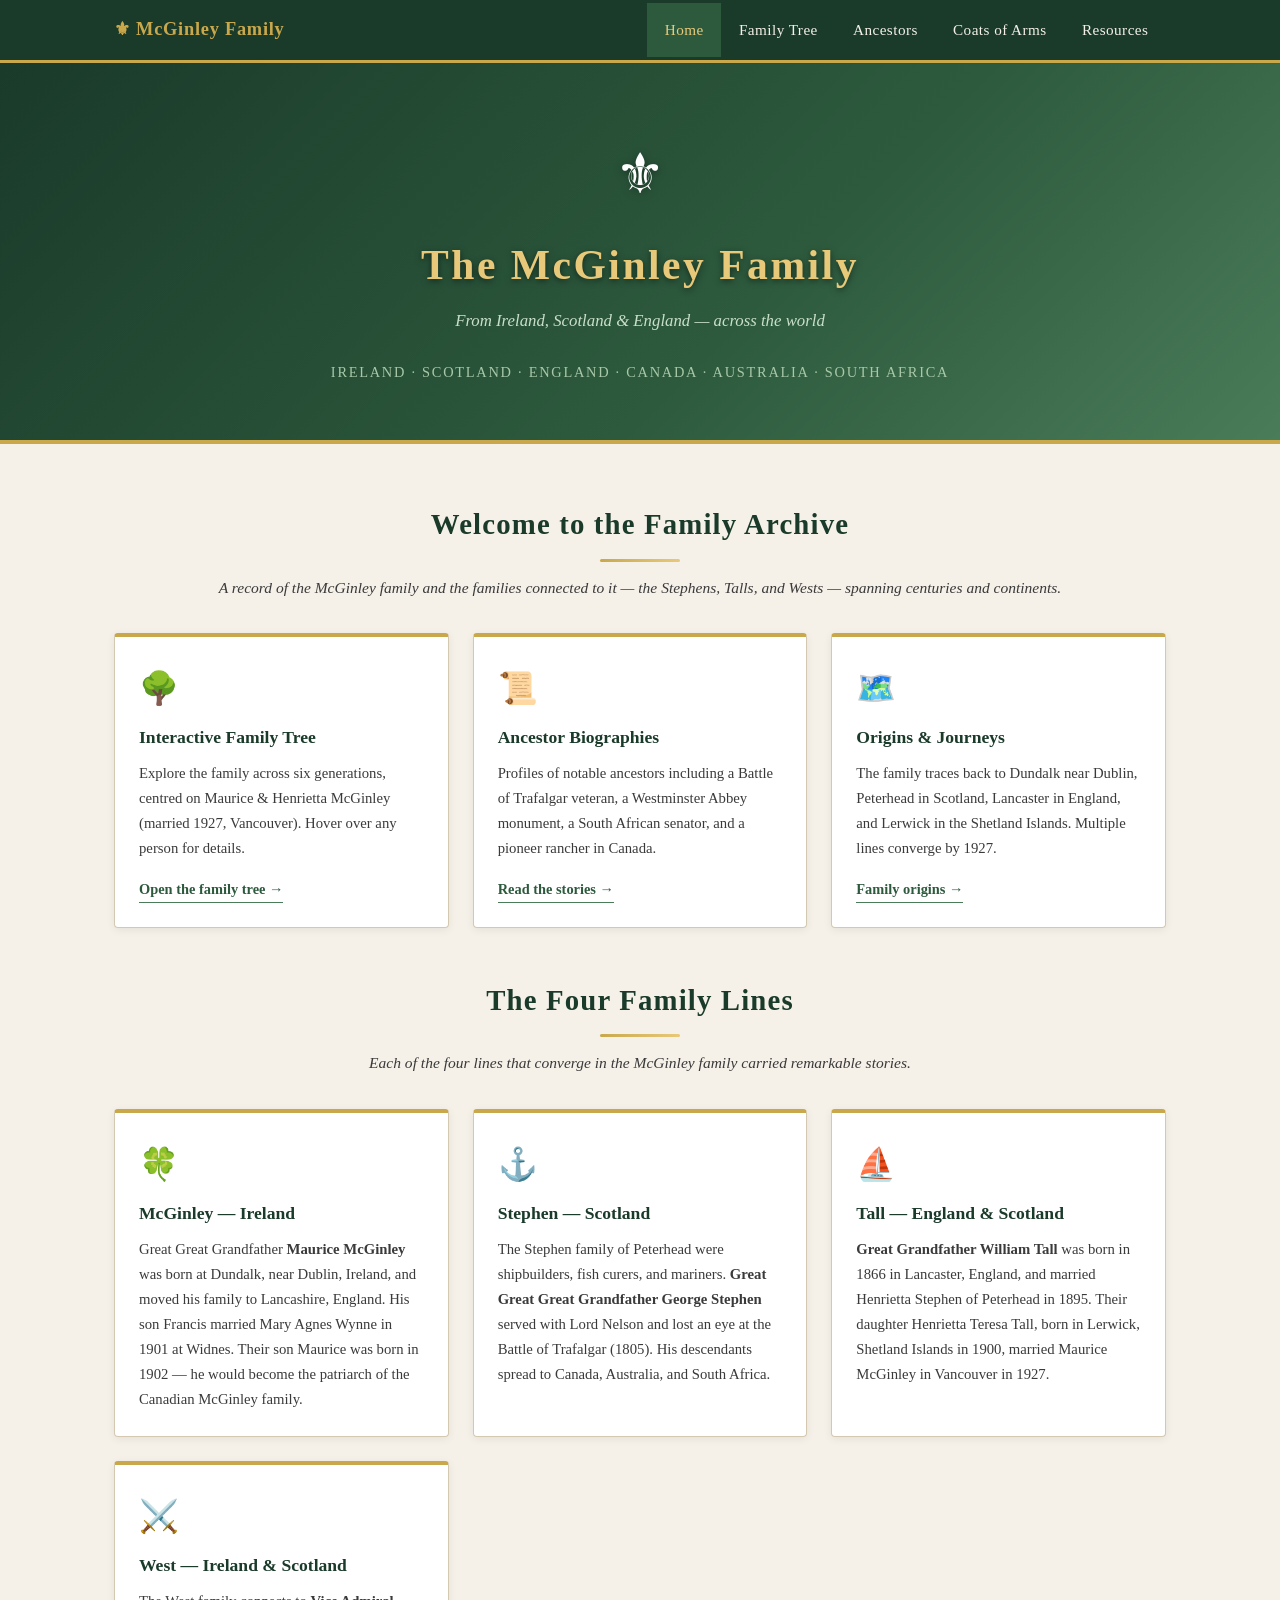
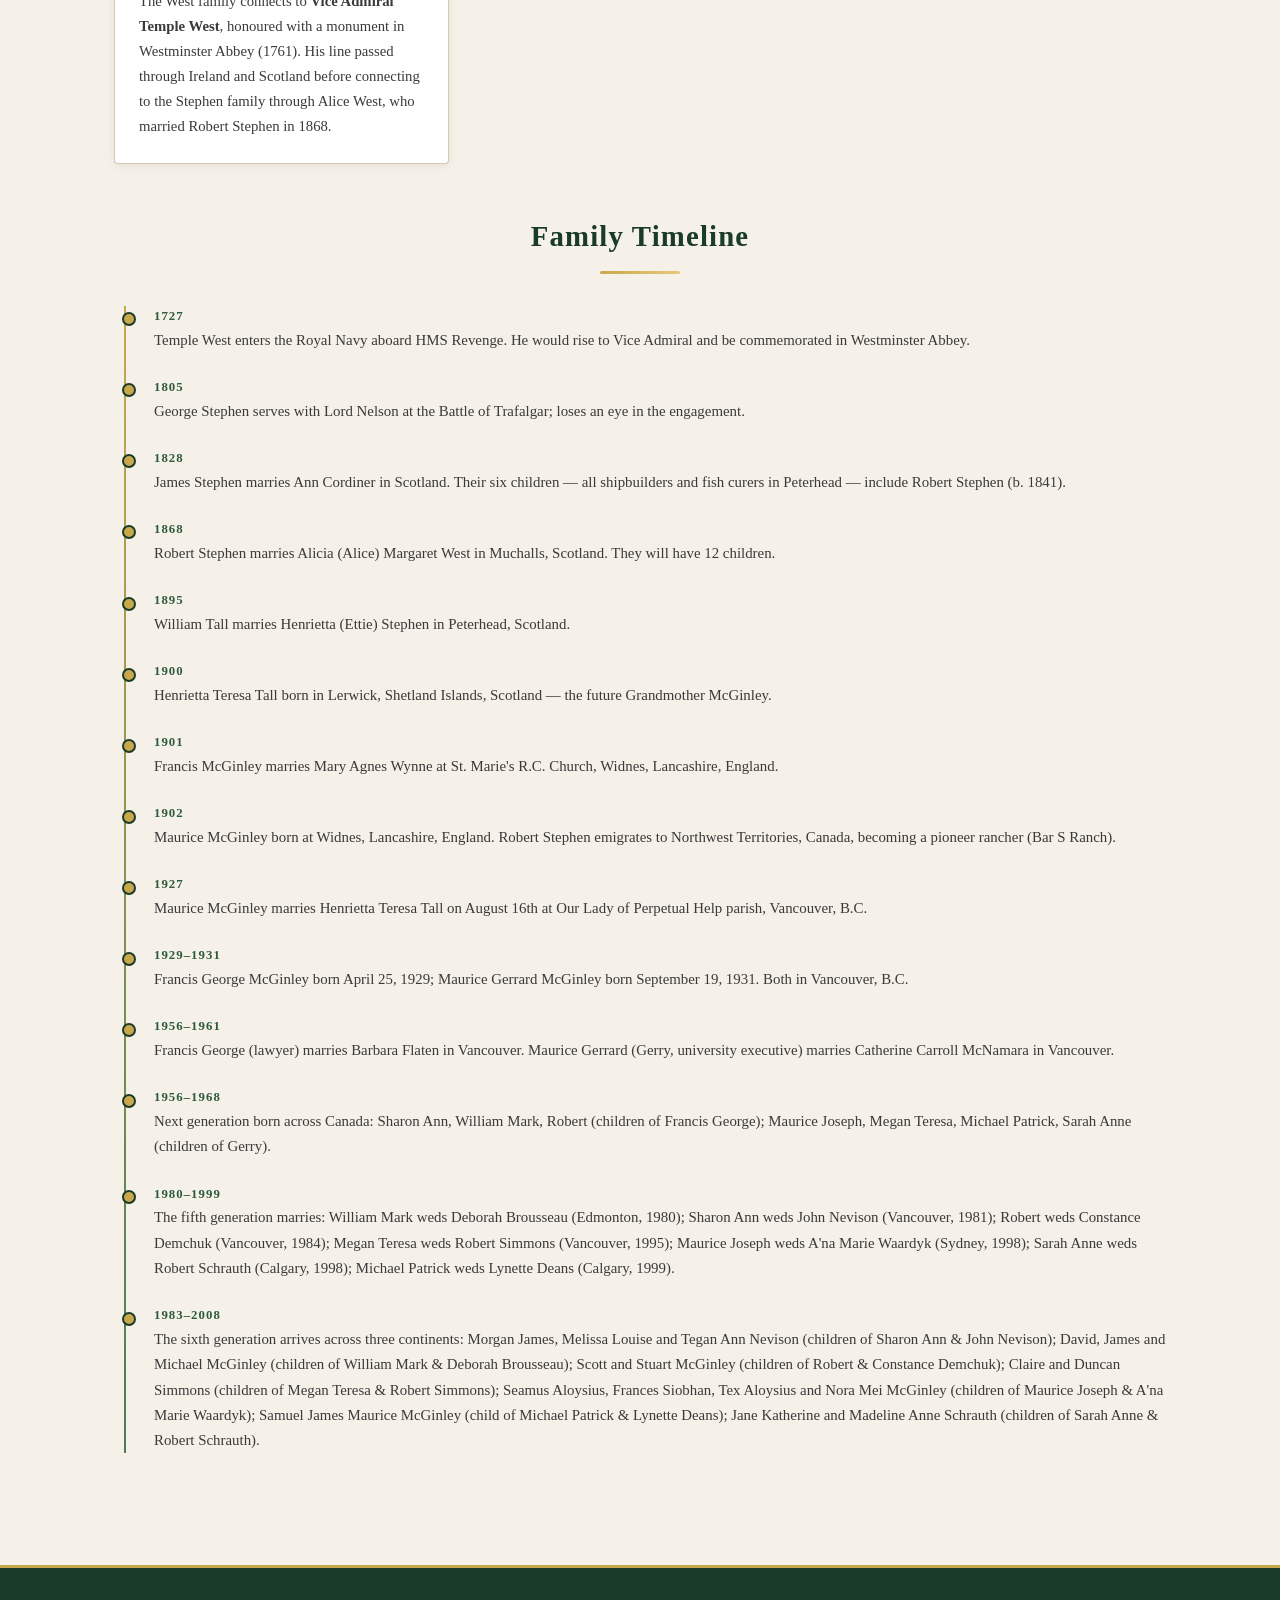
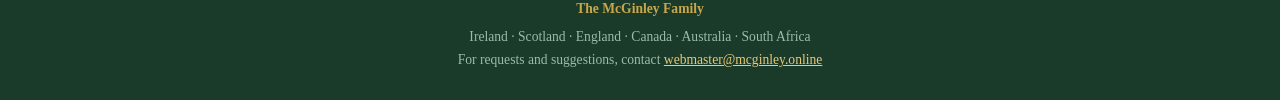
<file: index.html>
<!DOCTYPE html>
<html lang="en">

<head>
  <meta charset="UTF-8">
  <meta name="viewport" content="width=device-width, initial-scale=1.0">
  <title>The McGinley Family — Genealogy & Heritage</title>
  <link rel="icon" type="image/svg+xml" href="favicon.svg">
  <link rel="stylesheet" href="style.css">
</head>

<body>

  <nav>
    <div class="nav-inner">
      <a class="brand" href="index.html">⚜ McGinley Family</a>
      <ul>
        <li><a href="index.html" class="active">Home</a></li>
        <li><a href="family-tree.html">Family Tree</a></li>
        <li><a href="ancestors.html">Ancestors</a></li>
        <li><a href="coats-of-arms.html">Coats of Arms</a></li>
        <li><a href="resources.html">Resources</a></li>
      </ul>
    </div>
  </nav>

  <div class="hero">
    <div class="crest">⚜</div>
    <h1>The McGinley Family</h1>
    <p class="subtitle">From Ireland, Scotland &amp; England — across the world</p>
    <p class="tagline">Ireland · Scotland · England · Canada · Australia · South Africa</p>
  </div>

  <div class="container">

    <div class="section-header" style="margin-top:1rem;">
      <h2>Welcome to the Family Archive</h2>
      <div class="divider"></div>
      <p>A record of the McGinley family and the families connected to it — the Stephens, Talls, and Wests — spanning
        centuries and continents.</p>
    </div>

    <div class="card-grid">
      <div class="card">
        <div class="card-icon">🌳</div>
        <h3>Interactive Family Tree</h3>
        <p>Explore the family across six generations, centred on Maurice &amp; Henrietta McGinley (married 1927,
          Vancouver). Hover over any person for details.</p>
        <a class="card-link" href="family-tree.html">Open the family tree →</a>
      </div>
      <div class="card">
        <div class="card-icon">📜</div>
        <h3>Ancestor Biographies</h3>
        <p>Profiles of notable ancestors including a Battle of Trafalgar veteran, a Westminster Abbey monument, a South
          African senator, and a pioneer rancher in Canada.</p>
        <a class="card-link" href="ancestors.html">Read the stories →</a>
      </div>
      <div class="card">
        <div class="card-icon">🗺️</div>
        <h3>Origins &amp; Journeys</h3>
        <p>The family traces back to Dundalk near Dublin, Peterhead in Scotland, Lancaster in England, and Lerwick in
          the Shetland Islands. Multiple lines converge by 1927.</p>
        <a class="card-link" href="ancestors.html#origins">Family origins →</a>
      </div>
    </div>

    <!-- Key Ancestors Snapshot -->
    <div class="section-header" style="margin-top:3rem;">
      <h2>The Four Family Lines</h2>
      <div class="divider"></div>
      <p>Each of the four lines that converge in the McGinley family carried remarkable stories.</p>
    </div>

    <div class="card-grid">
      <div class="card">
        <div class="card-icon">🍀</div>
        <h3>McGinley — Ireland</h3>
        <p>Great Great Grandfather <strong>Maurice McGinley</strong> was born at Dundalk, near Dublin, Ireland, and
          moved his family to Lancashire, England. His son Francis married Mary Agnes Wynne in 1901 at Widnes. Their son
          Maurice was born in 1902 — he would become the patriarch of the Canadian McGinley family.</p>
      </div>
      <div class="card">
        <div class="card-icon">⚓</div>
        <h3>Stephen — Scotland</h3>
        <p>The Stephen family of Peterhead were shipbuilders, fish curers, and mariners. <strong>Great Great Great
            Grandfather George Stephen</strong> served with Lord Nelson and lost an eye at the Battle of Trafalgar
          (1805). His descendants spread to Canada, Australia, and South Africa.</p>
      </div>
      <div class="card">
        <div class="card-icon">⛵</div>
        <h3>Tall — England &amp; Scotland</h3>
        <p><strong>Great Grandfather William Tall</strong> was born in 1866 in Lancaster, England, and married Henrietta
          Stephen of Peterhead in 1895. Their daughter Henrietta Teresa Tall, born in Lerwick, Shetland Islands in 1900,
          married Maurice McGinley in Vancouver in 1927.</p>
      </div>
      <div class="card">
        <div class="card-icon">⚔️</div>
        <h3>West — Ireland &amp; Scotland</h3>
        <p>The West family connects to <strong>Vice Admiral Temple West</strong>, honoured with a monument in
          Westminster Abbey (1761). His line passed through Ireland and Scotland before connecting to the Stephen family
          through Alice West, who married Robert Stephen in 1868.</p>
      </div>
    </div>

    <!-- Timeline -->
    <div class="section-header" style="margin-top:3rem;">
      <h2>Family Timeline</h2>
      <div class="divider"></div>
    </div>

    <div class="timeline">
      <div class="timeline-item">
        <div class="year">1727</div>
        <div class="event">Temple West enters the Royal Navy aboard HMS Revenge. He would rise to Vice Admiral and be
          commemorated in Westminster Abbey.</div>
      </div>
      <div class="timeline-item">
        <div class="year">1805</div>
        <div class="event">George Stephen serves with Lord Nelson at the Battle of Trafalgar; loses an eye in the
          engagement.</div>
      </div>
      <div class="timeline-item">
        <div class="year">1828</div>
        <div class="event">James Stephen marries Ann Cordiner in Scotland. Their six children — all shipbuilders and
          fish curers in Peterhead — include Robert Stephen (b. 1841).</div>
      </div>
      <div class="timeline-item">
        <div class="year">1868</div>
        <div class="event">Robert Stephen marries Alicia (Alice) Margaret West in Muchalls, Scotland. They will have 12
          children.</div>
      </div>
      <div class="timeline-item">
        <div class="year">1895</div>
        <div class="event">William Tall marries Henrietta (Ettie) Stephen in Peterhead, Scotland.</div>
      </div>
      <div class="timeline-item">
        <div class="year">1900</div>
        <div class="event">Henrietta Teresa Tall born in Lerwick, Shetland Islands, Scotland — the future Grandmother
          McGinley.</div>
      </div>
      <div class="timeline-item">
        <div class="year">1901</div>
        <div class="event">Francis McGinley marries Mary Agnes Wynne at St. Marie's R.C. Church, Widnes, Lancashire,
          England.</div>
      </div>
      <div class="timeline-item">
        <div class="year">1902</div>
        <div class="event">Maurice McGinley born at Widnes, Lancashire, England. Robert Stephen emigrates to Northwest
          Territories, Canada, becoming a pioneer rancher (Bar S Ranch).</div>
      </div>
      <div class="timeline-item">
        <div class="year">1927</div>
        <div class="event">Maurice McGinley marries Henrietta Teresa Tall on August 16th at Our Lady of Perpetual Help
          parish, Vancouver, B.C.</div>
      </div>
      <div class="timeline-item">
        <div class="year">1929–1931</div>
        <div class="event">Francis George McGinley born April 25, 1929; Maurice Gerrard McGinley born September 19,
          1931. Both in Vancouver, B.C.</div>
      </div>
      <div class="timeline-item">
        <div class="year">1956–1961</div>
        <div class="event">Francis George (lawyer) marries Barbara Flaten in Vancouver. Maurice Gerrard (Gerry,
          university executive) marries Catherine Carroll McNamara in Vancouver.</div>
      </div>
      <div class="timeline-item">
        <div class="year">1956–1968</div>
        <div class="event">Next generation born across Canada: Sharon Ann, William Mark, Robert (children of Francis
          George); Maurice Joseph, Megan Teresa, Michael Patrick, Sarah Anne (children of Gerry).</div>
      </div>
      <div class="timeline-item">
        <div class="year">1980–1999</div>
        <div class="event">The fifth generation marries: William Mark weds Deborah Brousseau (Edmonton, 1980); Sharon Ann
          weds John Nevison (Vancouver, 1981); Robert weds Constance Demchuk (Vancouver, 1984); Megan Teresa weds Robert
          Simmons (Vancouver, 1995); Maurice Joseph weds A'na Marie Waardyk (Sydney, 1998); Sarah Anne weds Robert
          Schrauth (Calgary, 1998); Michael Patrick weds Lynette Deans (Calgary, 1999).</div>
      </div>
      <div class="timeline-item">
        <div class="year">1983–2008</div>
        <div class="event">The sixth generation arrives across three continents: Morgan James, Melissa Louise and Tegan
          Ann Nevison (children of Sharon Ann &amp; John Nevison); David, James and Michael McGinley (children of
          William Mark &amp; Deborah Brousseau); Scott and Stuart McGinley (children of Robert &amp; Constance
          Demchuk); Claire and Duncan Simmons (children of Megan Teresa &amp; Robert Simmons); Seamus Aloysius,
          Frances Siobhan, Tex Aloysius and Nora Mei McGinley (children of Maurice Joseph &amp; A'na Marie Waardyk);
          Samuel James Maurice McGinley (child of Michael Patrick &amp; Lynette Deans); Jane Katherine and Madeline
          Anne Schrauth (children of Sarah Anne &amp; Robert Schrauth).</div>
      </div>
    </div>

  </div>

  <footer>
    <div class="footer-brand">The McGinley Family</div>
    <div>Ireland · Scotland · England · Canada · Australia · South Africa</div>
    <div>For requests and suggestions, contact <a href="mailto:webmaster@mcginley.online">webmaster@mcginley.online</a></div>
  </footer>

</body>

</html>
</file>
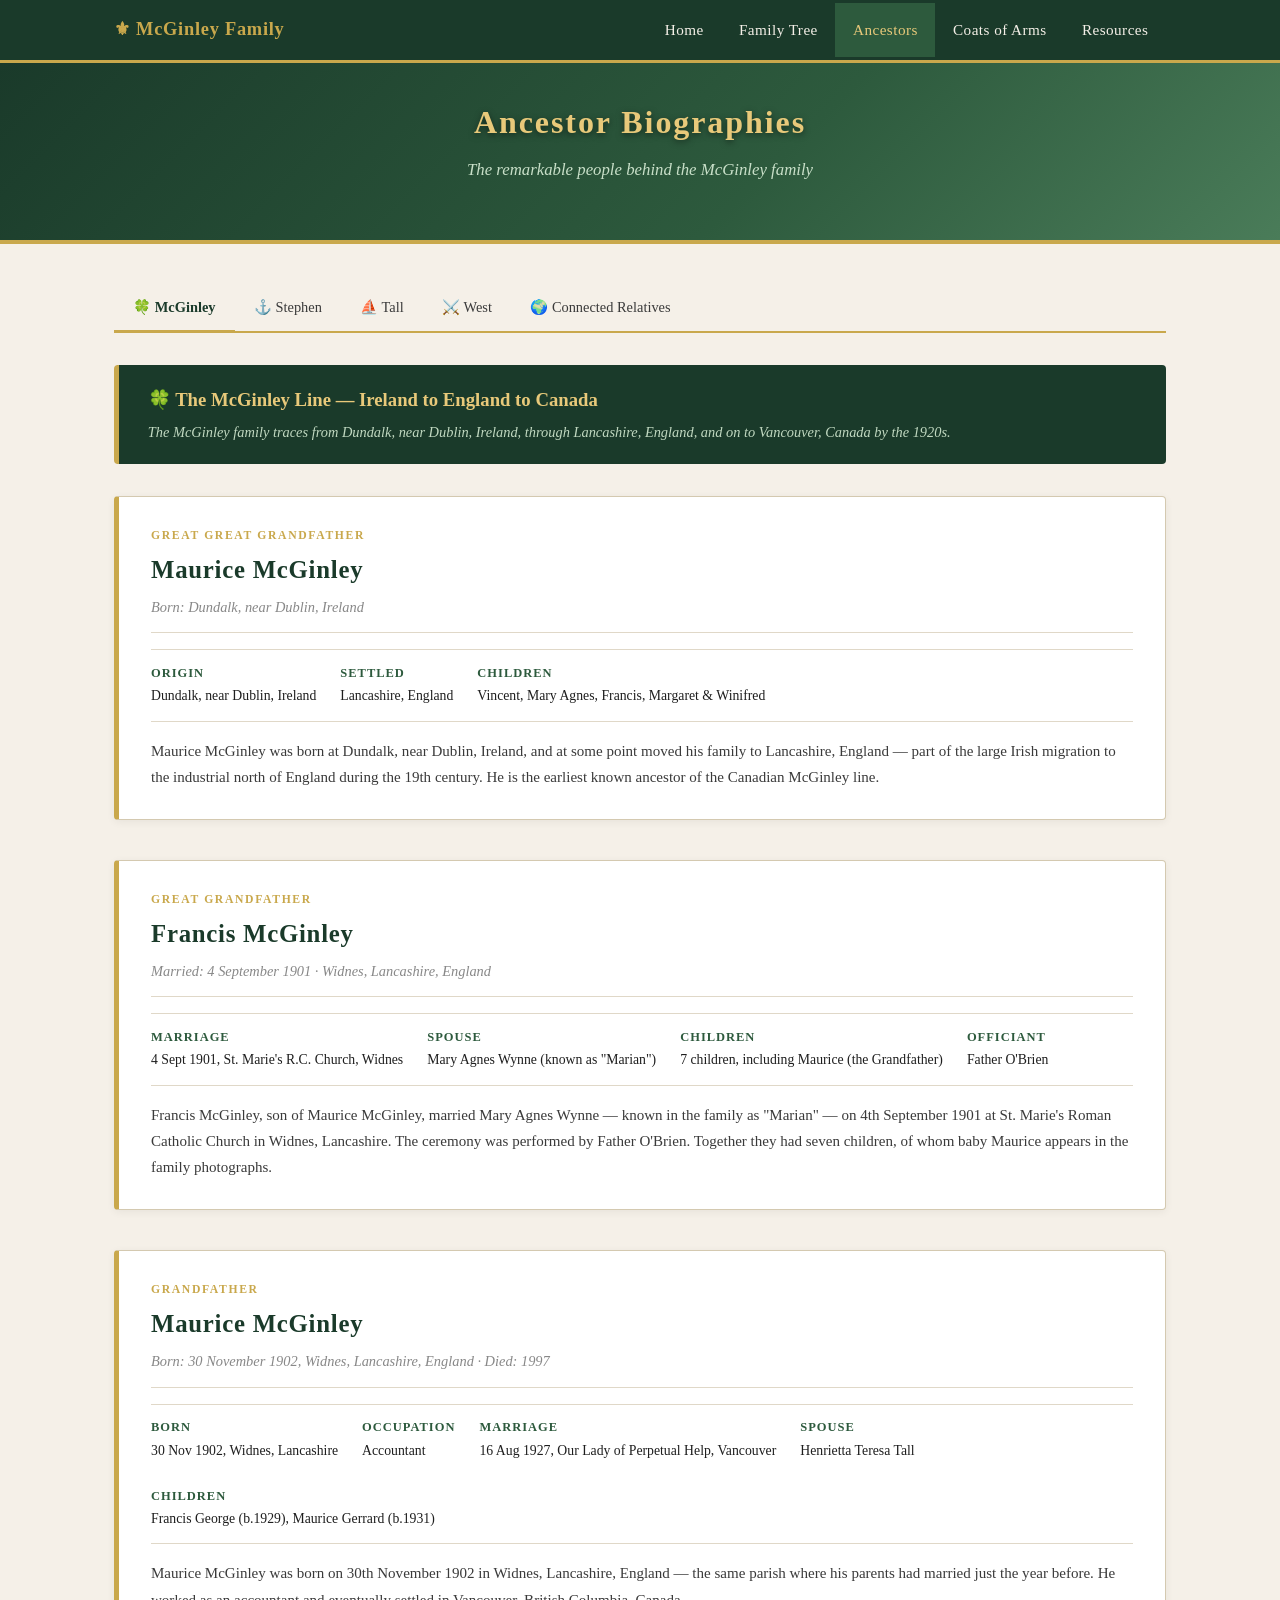
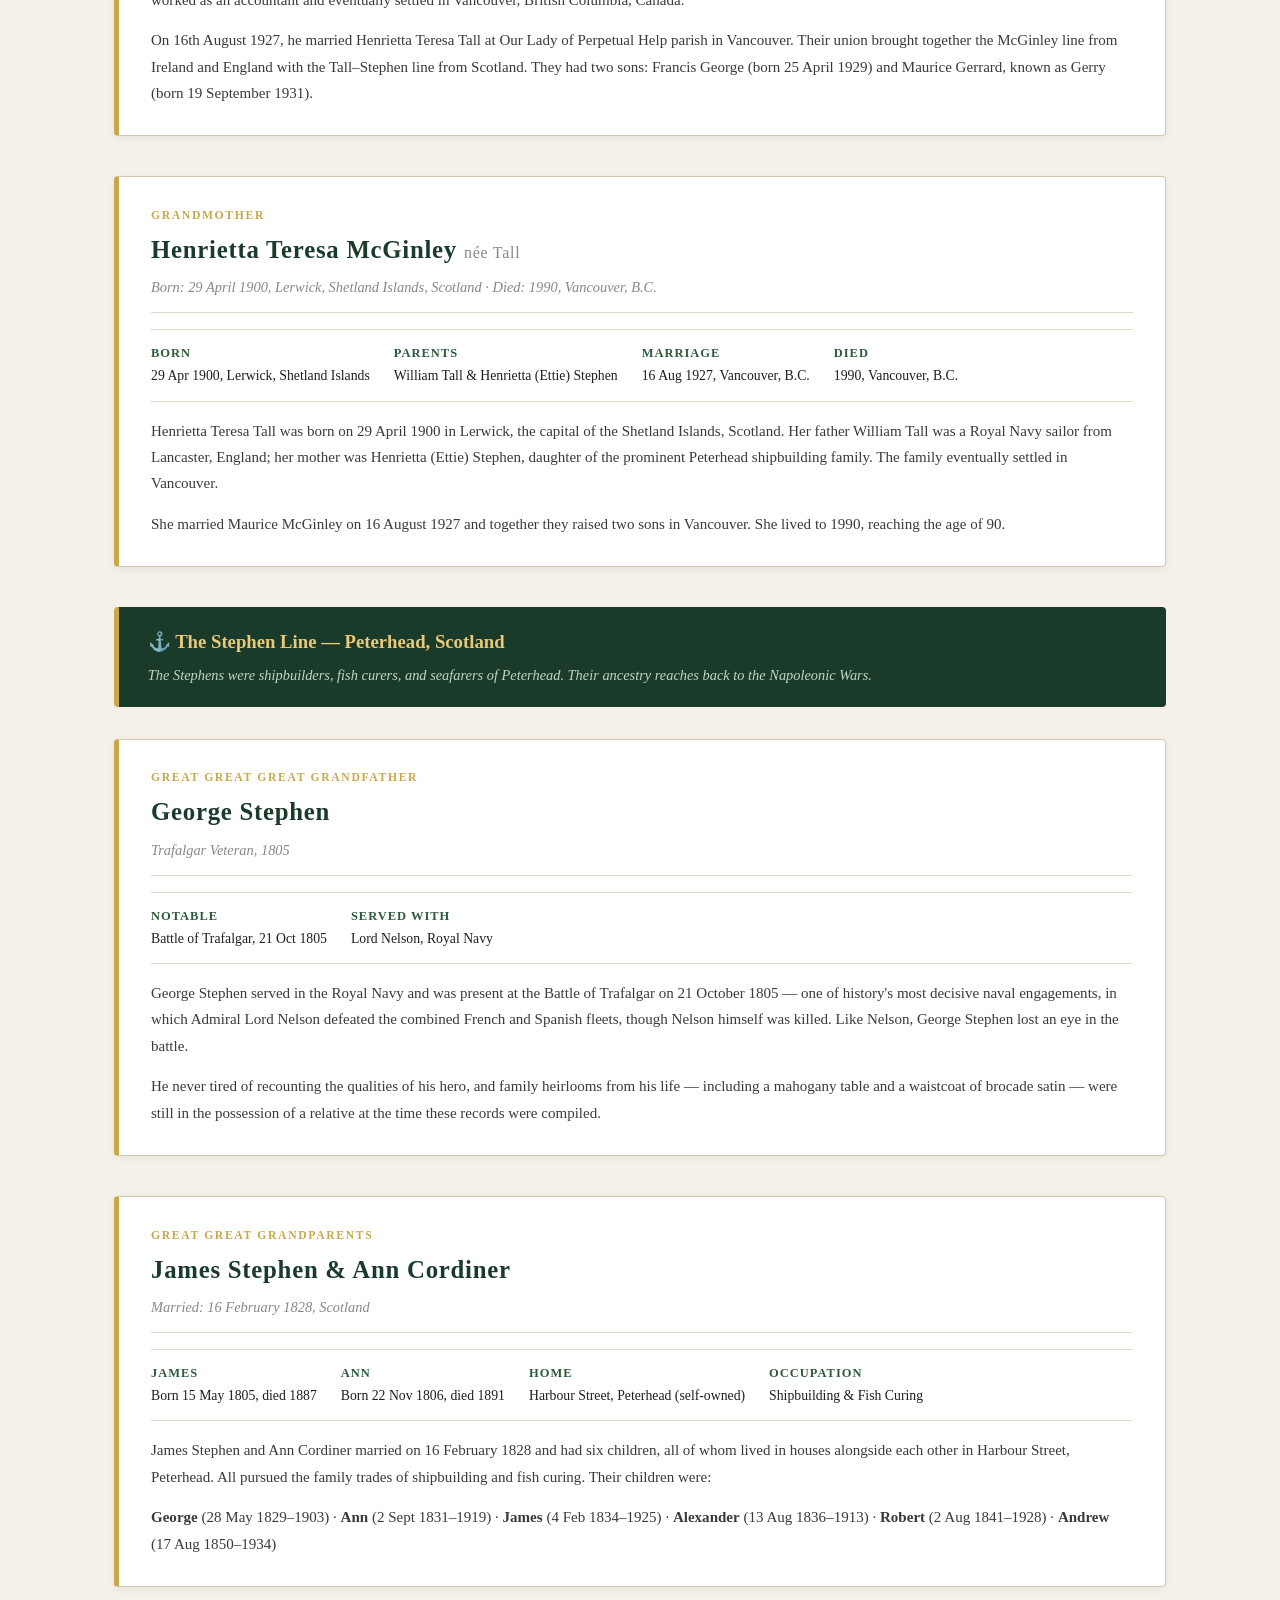
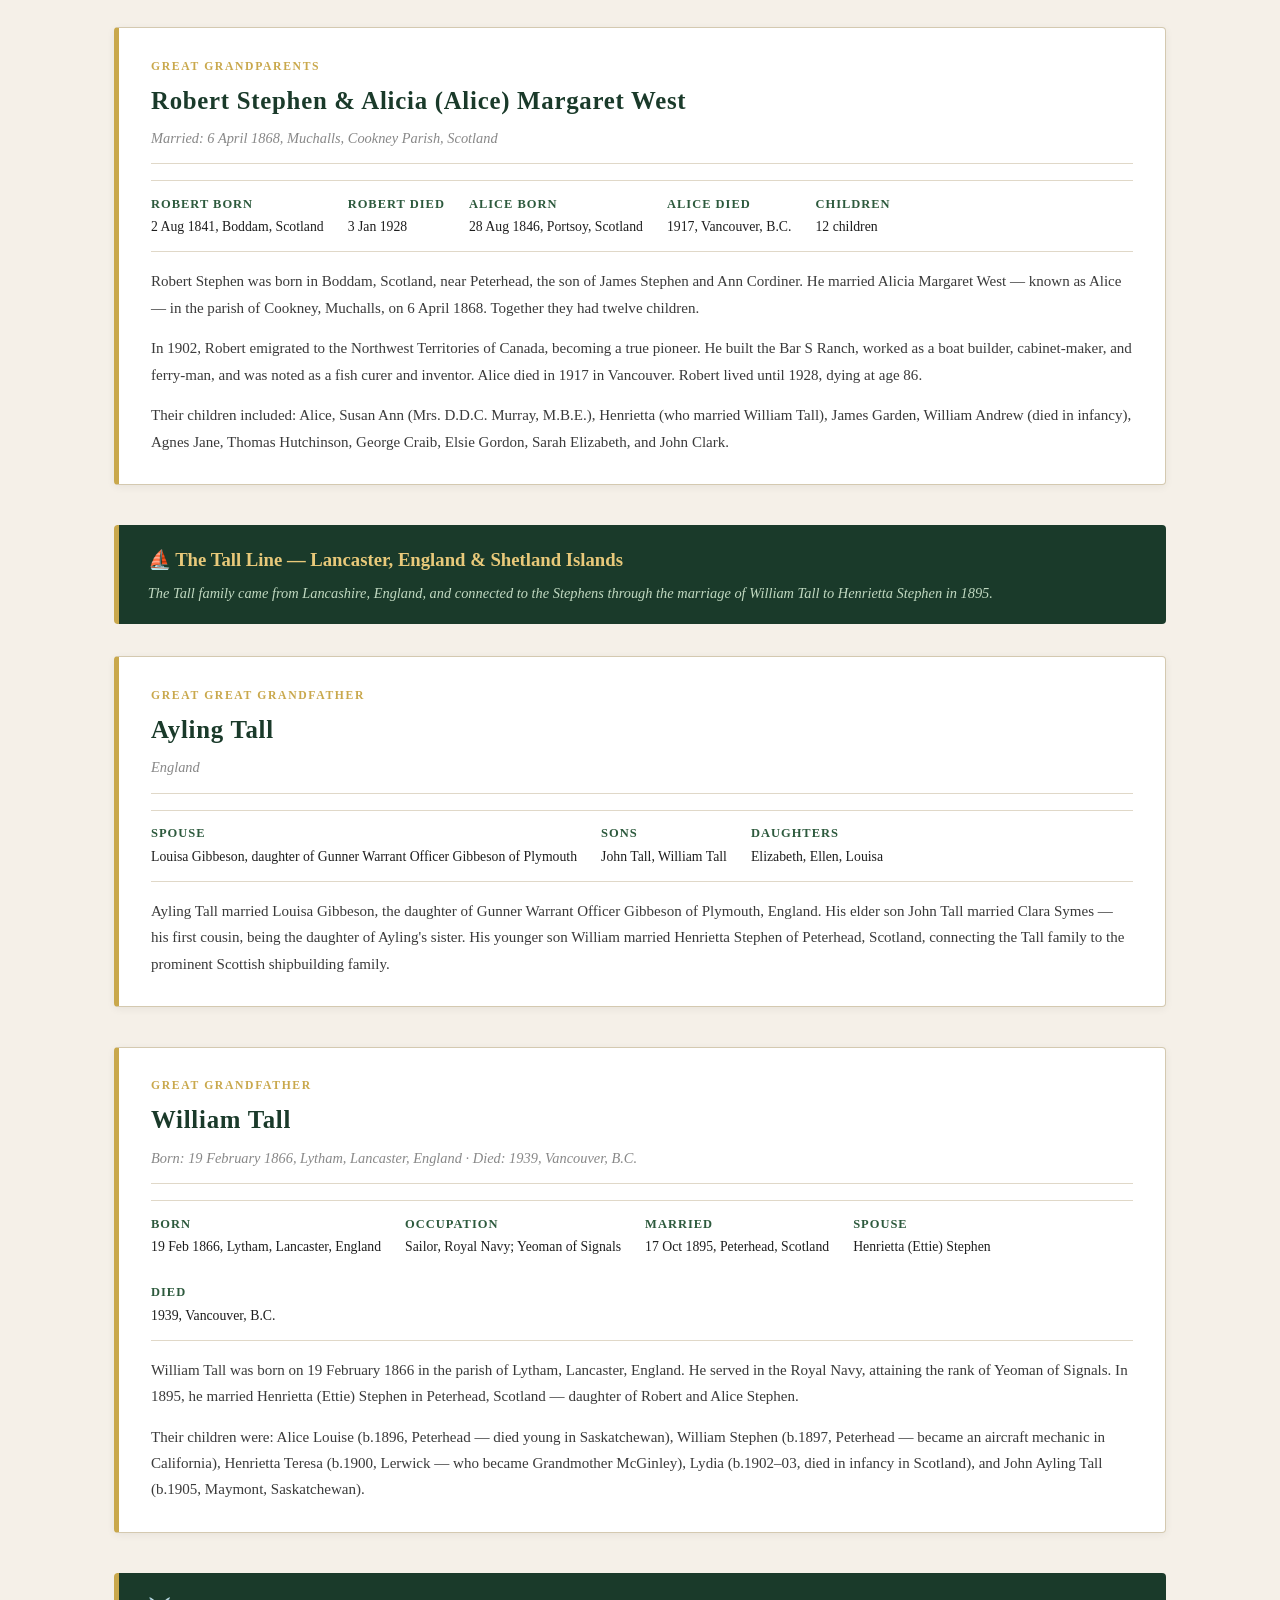
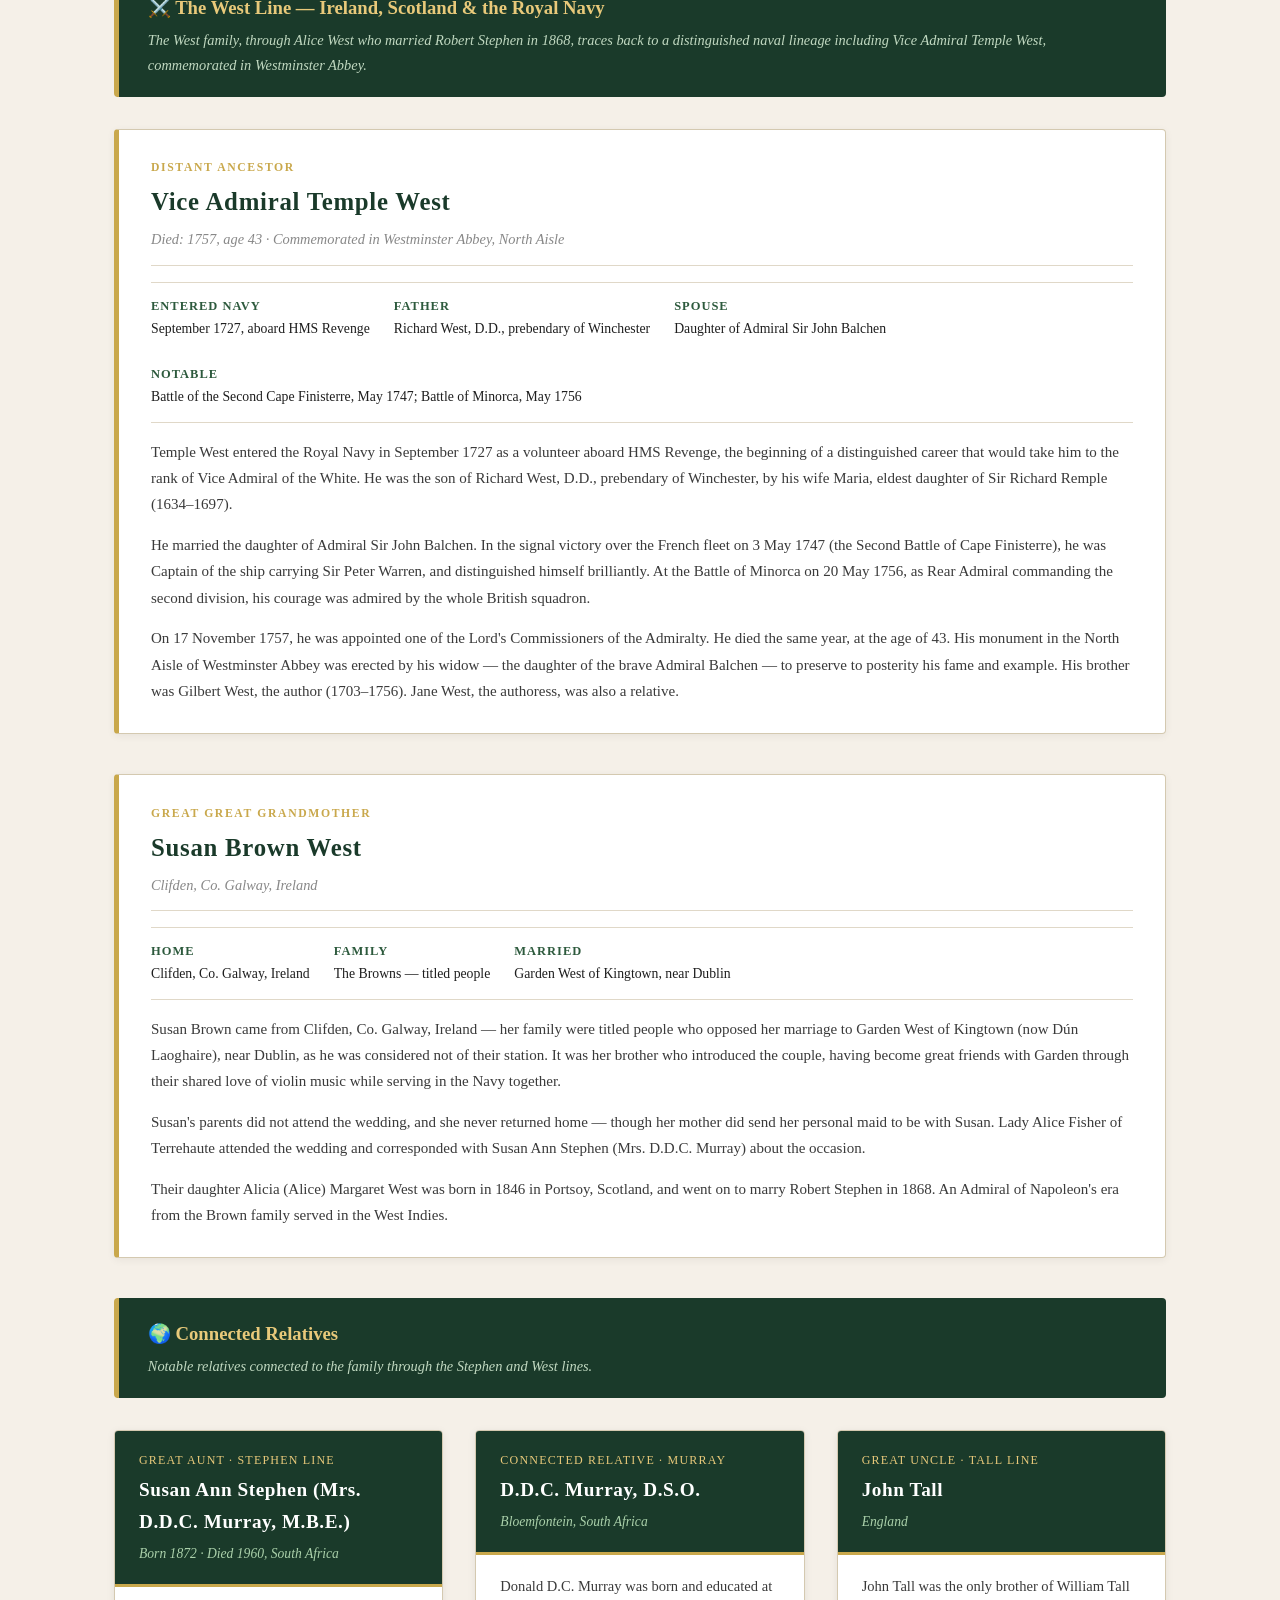
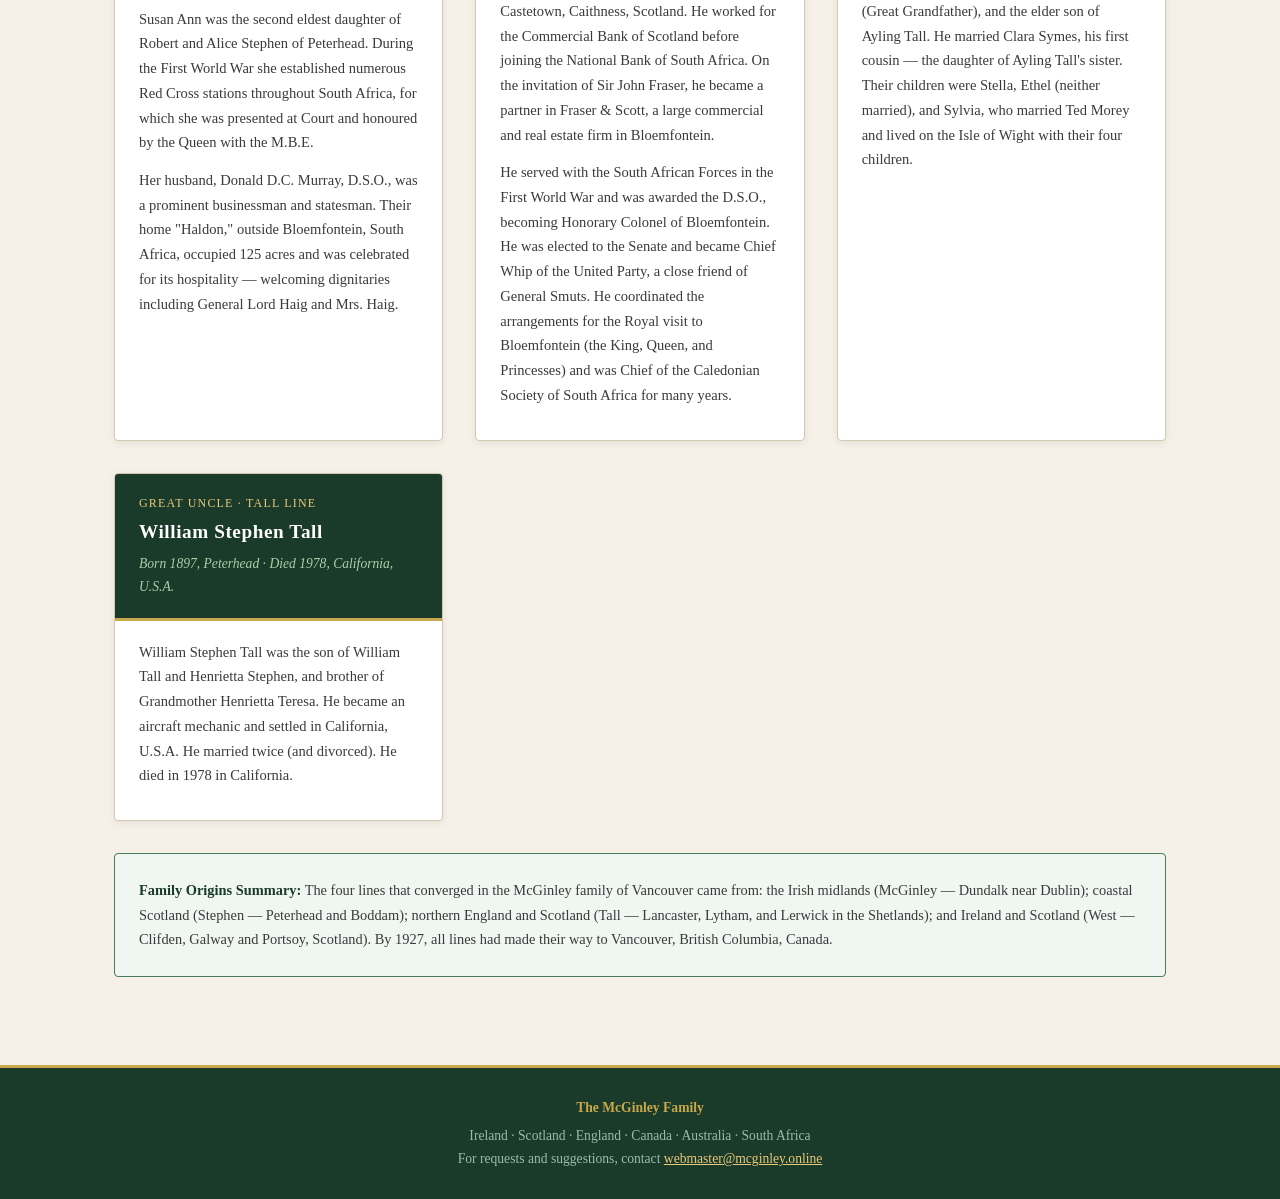
<file: ancestors.html>
<!DOCTYPE html>
<html lang="en">

<head>
  <meta charset="UTF-8">
  <meta name="viewport" content="width=device-width, initial-scale=1.0">
  <title>Ancestors — McGinley Family</title>
  <link rel="icon" type="image/svg+xml" href="favicon.svg">
  <link rel="stylesheet" href="style.css">
  <style>
    .full-bio {
      background: var(--white);
      border: 1px solid #d4c9b0;
      border-left: 5px solid var(--gold);
      border-radius: 4px;
      padding: 1.8rem 2rem;
      margin-bottom: 2.5rem;
      box-shadow: 0 2px 8px rgba(0, 0, 0, 0.06);
    }

    .full-bio .bio-label {
      font-size: 0.73rem;
      text-transform: uppercase;
      letter-spacing: 0.14em;
      color: var(--gold);
      font-weight: bold;
      margin-bottom: 0.2rem;
    }

    .full-bio h2 {
      color: var(--green-dark);
      font-size: 1.55rem;
      letter-spacing: 0.03em;
      margin-bottom: 0.25rem;
    }

    .full-bio .bio-dates {
      color: #888;
      font-style: italic;
      font-size: 0.9rem;
      margin-bottom: 1rem;
      padding-bottom: 0.8rem;
      border-bottom: 1px solid #e0d8c8;
    }

    .full-bio p {
      margin-bottom: 0.9rem;
      color: var(--text-mid);
      font-size: 0.94rem;
      line-height: 1.75;
    }

    .full-bio p:last-child {
      margin-bottom: 0;
    }

    .facts-row {
      display: flex;
      flex-wrap: wrap;
      gap: 1.5rem;
      margin: 1rem 0;
      padding: 0.8rem 0;
      border-top: 1px solid #e0d8c8;
      border-bottom: 1px solid #e0d8c8;
    }

    .fact {
      font-size: 0.86rem;
    }

    .fact .fact-label {
      color: var(--green-mid);
      font-weight: bold;
      font-size: 0.78rem;
      text-transform: uppercase;
      letter-spacing: 0.08em;
    }

    .fact .fact-val {
      color: var(--text-dark);
    }

    .line-intro {
      background: var(--green-dark);
      color: var(--cream);
      border-radius: 4px;
      padding: 1.2rem 1.8rem;
      margin-bottom: 2rem;
      border-left: 5px solid var(--gold);
    }

    .line-intro h3 {
      color: var(--gold-light);
      margin-bottom: 0.3rem;
    }

    .line-intro p {
      font-size: 0.9rem;
      color: #c0d8c0;
      font-style: italic;
    }

    .tab-bar {
      display: flex;
      gap: 0;
      border-bottom: 2px solid var(--gold);
      margin-bottom: 2rem;
      flex-wrap: wrap;
    }

    .tab-bar a {
      padding: 0.65rem 1.2rem;
      text-decoration: none;
      color: var(--text-mid);
      font-size: 0.9rem;
      border-bottom: 3px solid transparent;
      margin-bottom: -2px;
      transition: color 0.2s, border-color 0.2s;
    }

    .tab-bar a:hover {
      color: var(--green-dark);
      border-color: var(--green-mid);
    }

    .tab-bar a.active {
      color: var(--green-dark);
      border-color: var(--gold);
      font-weight: bold;
    }

    .section-anchor {
      scroll-margin-top: 70px;
    }
  </style>
</head>

<body>

  <nav>
    <div class="nav-inner">
      <a class="brand" href="index.html">⚜ McGinley Family</a>
      <ul>
        <li><a href="index.html">Home</a></li>
        <li><a href="family-tree.html">Family Tree</a></li>
        <li><a href="ancestors.html" class="active">Ancestors</a></li>
        <li><a href="coats-of-arms.html">Coats of Arms</a></li>
        <li><a href="resources.html">Resources</a></li>
      </ul>
    </div>
  </nav>

  <div class="hero" style="padding:2rem 1.5rem;">
    <h1 style="font-size:2rem;">Ancestor Biographies</h1>
    <p class="subtitle">The remarkable people behind the McGinley family</p>
  </div>

  <div class="container">

    <div class="tab-bar">
      <a href="#mcginley-line" class="active">🍀 McGinley</a>
      <a href="#stephen-line">⚓ Stephen</a>
      <a href="#tall-line">⛵ Tall</a>
      <a href="#west-line">⚔️ West</a>
      <a href="#connected">🌍 Connected Relatives</a>
    </div>

    <!-- ═══ McGINLEY LINE ═══ -->
    <div id="mcginley-line" class="section-anchor">
      <div class="line-intro">
        <h3>🍀 The McGinley Line — Ireland to England to Canada</h3>
        <p>The McGinley family traces from Dundalk, near Dublin, Ireland, through Lancashire, England, and on to
          Vancouver, Canada by the 1920s.</p>
      </div>

      <div class="full-bio">
        <div class="bio-label">Great Great Grandfather</div>
        <h2>Maurice McGinley</h2>
        <div class="bio-dates">Born: Dundalk, near Dublin, Ireland</div>
        <div class="facts-row">
          <div class="fact">
            <div class="fact-label">Origin</div>
            <div class="fact-val">Dundalk, near Dublin, Ireland</div>
          </div>
          <div class="fact">
            <div class="fact-label">Settled</div>
            <div class="fact-val">Lancashire, England</div>
          </div>
          <div class="fact">
            <div class="fact-label">Children</div>
            <div class="fact-val">Vincent, Mary Agnes, Francis, Margaret &amp; Winifred</div>
          </div>
        </div>
        <p>Maurice McGinley was born at Dundalk, near Dublin, Ireland, and at some point moved his family to Lancashire,
          England — part of the large Irish migration to the industrial north of England during the 19th century. He is
          the earliest known ancestor of the Canadian McGinley line.</p>
      </div>

      <div class="full-bio">
        <div class="bio-label">Great Grandfather</div>
        <h2>Francis McGinley</h2>
        <div class="bio-dates">Married: 4 September 1901 · Widnes, Lancashire, England</div>
        <div class="facts-row">
          <div class="fact">
            <div class="fact-label">Marriage</div>
            <div class="fact-val">4 Sept 1901, St. Marie's R.C. Church, Widnes</div>
          </div>
          <div class="fact">
            <div class="fact-label">Spouse</div>
            <div class="fact-val">Mary Agnes Wynne (known as "Marian")</div>
          </div>
          <div class="fact">
            <div class="fact-label">Children</div>
            <div class="fact-val">7 children, including Maurice (the Grandfather)</div>
          </div>
          <div class="fact">
            <div class="fact-label">Officiant</div>
            <div class="fact-val">Father O'Brien</div>
          </div>
        </div>
        <p>Francis McGinley, son of Maurice McGinley, married Mary Agnes Wynne — known in the family as "Marian" — on
          4th September 1901 at St. Marie's Roman Catholic Church in Widnes, Lancashire. The ceremony was performed by
          Father O'Brien. Together they had seven children, of whom baby Maurice appears in the family photographs.</p>
      </div>

      <div class="full-bio">
        <div class="bio-label">Grandfather</div>
        <h2>Maurice McGinley</h2>
        <div class="bio-dates">Born: 30 November 1902, Widnes, Lancashire, England · Died: 1997</div>
        <div class="facts-row">
          <div class="fact">
            <div class="fact-label">Born</div>
            <div class="fact-val">30 Nov 1902, Widnes, Lancashire</div>
          </div>
          <div class="fact">
            <div class="fact-label">Occupation</div>
            <div class="fact-val">Accountant</div>
          </div>
          <div class="fact">
            <div class="fact-label">Marriage</div>
            <div class="fact-val">16 Aug 1927, Our Lady of Perpetual Help, Vancouver</div>
          </div>
          <div class="fact">
            <div class="fact-label">Spouse</div>
            <div class="fact-val">Henrietta Teresa Tall</div>
          </div>
          <div class="fact">
            <div class="fact-label">Children</div>
            <div class="fact-val">Francis George (b.1929), Maurice Gerrard (b.1931)</div>
          </div>
        </div>
        <p>Maurice McGinley was born on 30th November 1902 in Widnes, Lancashire, England — the same parish where his
          parents had married just the year before. He worked as an accountant and eventually settled in Vancouver,
          British Columbia, Canada.</p>
        <p>On 16th August 1927, he married Henrietta Teresa Tall at Our Lady of Perpetual Help parish in Vancouver.
          Their union brought together the McGinley line from Ireland and England with the Tall–Stephen line from
          Scotland. They had two sons: Francis George (born 25 April 1929) and Maurice Gerrard, known as Gerry (born 19
          September 1931).</p>
      </div>

      <div class="full-bio">
        <div class="bio-label">Grandmother</div>
        <h2>Henrietta Teresa McGinley <span style="font-weight:normal;font-size:1rem;color:#888;">née Tall</span></h2>
        <div class="bio-dates">Born: 29 April 1900, Lerwick, Shetland Islands, Scotland · Died: 1990, Vancouver, B.C.
        </div>
        <div class="facts-row">
          <div class="fact">
            <div class="fact-label">Born</div>
            <div class="fact-val">29 Apr 1900, Lerwick, Shetland Islands</div>
          </div>
          <div class="fact">
            <div class="fact-label">Parents</div>
            <div class="fact-val">William Tall &amp; Henrietta (Ettie) Stephen</div>
          </div>
          <div class="fact">
            <div class="fact-label">Marriage</div>
            <div class="fact-val">16 Aug 1927, Vancouver, B.C.</div>
          </div>
          <div class="fact">
            <div class="fact-label">Died</div>
            <div class="fact-val">1990, Vancouver, B.C.</div>
          </div>
        </div>
        <p>Henrietta Teresa Tall was born on 29 April 1900 in Lerwick, the capital of the Shetland Islands, Scotland.
          Her father William Tall was a Royal Navy sailor from Lancaster, England; her mother was Henrietta (Ettie)
          Stephen, daughter of the prominent Peterhead shipbuilding family. The family eventually settled in Vancouver.
        </p>
        <p>She married Maurice McGinley on 16 August 1927 and together they raised two sons in Vancouver. She lived to
          1990, reaching the age of 90.</p>
      </div>
    </div>

    <!-- ═══ STEPHEN LINE ═══ -->
    <div id="stephen-line" class="section-anchor" style="margin-top:2rem;">
      <div class="line-intro">
        <h3>⚓ The Stephen Line — Peterhead, Scotland</h3>
        <p>The Stephens were shipbuilders, fish curers, and seafarers of Peterhead. Their ancestry reaches back to the
          Napoleonic Wars.</p>
      </div>

      <div class="full-bio">
        <div class="bio-label">Great Great Great Grandfather</div>
        <h2>George Stephen</h2>
        <div class="bio-dates">Trafalgar Veteran, 1805</div>
        <div class="facts-row">
          <div class="fact">
            <div class="fact-label">Notable</div>
            <div class="fact-val">Battle of Trafalgar, 21 Oct 1805</div>
          </div>
          <div class="fact">
            <div class="fact-label">Served with</div>
            <div class="fact-val">Lord Nelson, Royal Navy</div>
          </div>
        </div>
        <p>George Stephen served in the Royal Navy and was present at the Battle of Trafalgar on 21 October 1805 — one
          of history's most decisive naval engagements, in which Admiral Lord Nelson defeated the combined French and
          Spanish fleets, though Nelson himself was killed. Like Nelson, George Stephen lost an eye in the battle.</p>
        <p>He never tired of recounting the qualities of his hero, and family heirlooms from his life — including a
          mahogany table and a waistcoat of brocade satin — were still in the possession of a relative at the time these
          records were compiled.</p>
      </div>

      <div class="full-bio">
        <div class="bio-label">Great Great Grandparents</div>
        <h2>James Stephen &amp; Ann Cordiner</h2>
        <div class="bio-dates">Married: 16 February 1828, Scotland</div>
        <div class="facts-row">
          <div class="fact">
            <div class="fact-label">James</div>
            <div class="fact-val">Born 15 May 1805, died 1887</div>
          </div>
          <div class="fact">
            <div class="fact-label">Ann</div>
            <div class="fact-val">Born 22 Nov 1806, died 1891</div>
          </div>
          <div class="fact">
            <div class="fact-label">Home</div>
            <div class="fact-val">Harbour Street, Peterhead (self-owned)</div>
          </div>
          <div class="fact">
            <div class="fact-label">Occupation</div>
            <div class="fact-val">Shipbuilding &amp; Fish Curing</div>
          </div>
        </div>
        <p>James Stephen and Ann Cordiner married on 16 February 1828 and had six children, all of whom lived in houses
          alongside each other in Harbour Street, Peterhead. All pursued the family trades of shipbuilding and fish
          curing. Their children were:</p>
        <p><strong>George</strong> (28 May 1829–1903) · <strong>Ann</strong> (2 Sept 1831–1919) · <strong>James</strong>
          (4 Feb 1834–1925) · <strong>Alexander</strong> (13 Aug 1836–1913) · <strong>Robert</strong> (2 Aug 1841–1928)
          · <strong>Andrew</strong> (17 Aug 1850–1934)</p>
      </div>

      <div class="full-bio">
        <div class="bio-label">Great Grandparents</div>
        <h2>Robert Stephen &amp; Alicia (Alice) Margaret West</h2>
        <div class="bio-dates">Married: 6 April 1868, Muchalls, Cookney Parish, Scotland</div>
        <div class="facts-row">
          <div class="fact">
            <div class="fact-label">Robert born</div>
            <div class="fact-val">2 Aug 1841, Boddam, Scotland</div>
          </div>
          <div class="fact">
            <div class="fact-label">Robert died</div>
            <div class="fact-val">3 Jan 1928</div>
          </div>
          <div class="fact">
            <div class="fact-label">Alice born</div>
            <div class="fact-val">28 Aug 1846, Portsoy, Scotland</div>
          </div>
          <div class="fact">
            <div class="fact-label">Alice died</div>
            <div class="fact-val">1917, Vancouver, B.C.</div>
          </div>
          <div class="fact">
            <div class="fact-label">Children</div>
            <div class="fact-val">12 children</div>
          </div>
        </div>
        <p>Robert Stephen was born in Boddam, Scotland, near Peterhead, the son of James Stephen and Ann Cordiner. He
          married Alicia Margaret West — known as Alice — in the parish of Cookney, Muchalls, on 6 April 1868. Together
          they had twelve children.</p>
        <p>In 1902, Robert emigrated to the Northwest Territories of Canada, becoming a true pioneer. He built the Bar S
          Ranch, worked as a boat builder, cabinet-maker, and ferry-man, and was noted as a fish curer and inventor.
          Alice died in 1917 in Vancouver. Robert lived until 1928, dying at age 86.</p>
        <p>Their children included: Alice, Susan Ann (Mrs. D.D.C. Murray, M.B.E.), Henrietta (who married William Tall),
          James Garden, William Andrew (died in infancy), Agnes Jane, Thomas Hutchinson, George Craib, Elsie Gordon,
          Sarah Elizabeth, and John Clark.</p>
      </div>
    </div>

    <!-- ═══ TALL LINE ═══ -->
    <div id="tall-line" class="section-anchor" style="margin-top:2rem;">
      <div class="line-intro">
        <h3>⛵ The Tall Line — Lancaster, England &amp; Shetland Islands</h3>
        <p>The Tall family came from Lancashire, England, and connected to the Stephens through the marriage of William
          Tall to Henrietta Stephen in 1895.</p>
      </div>

      <div class="full-bio">
        <div class="bio-label">Great Great Grandfather</div>
        <h2>Ayling Tall</h2>
        <div class="bio-dates">England</div>
        <div class="facts-row">
          <div class="fact">
            <div class="fact-label">Spouse</div>
            <div class="fact-val">Louisa Gibbeson, daughter of Gunner Warrant Officer Gibbeson of Plymouth</div>
          </div>
          <div class="fact">
            <div class="fact-label">Sons</div>
            <div class="fact-val">John Tall, William Tall</div>
          </div>
          <div class="fact">
            <div class="fact-label">Daughters</div>
            <div class="fact-val">Elizabeth, Ellen, Louisa</div>
          </div>
        </div>
        <p>Ayling Tall married Louisa Gibbeson, the daughter of Gunner Warrant Officer Gibbeson of Plymouth, England.
          His elder son John Tall married Clara Symes — his first cousin, being the daughter of Ayling's sister. His
          younger son William married Henrietta Stephen of Peterhead, Scotland, connecting the Tall family to the
          prominent Scottish shipbuilding family.</p>
      </div>

      <div class="full-bio">
        <div class="bio-label">Great Grandfather</div>
        <h2>William Tall</h2>
        <div class="bio-dates">Born: 19 February 1866, Lytham, Lancaster, England · Died: 1939, Vancouver, B.C.</div>
        <div class="facts-row">
          <div class="fact">
            <div class="fact-label">Born</div>
            <div class="fact-val">19 Feb 1866, Lytham, Lancaster, England</div>
          </div>
          <div class="fact">
            <div class="fact-label">Occupation</div>
            <div class="fact-val">Sailor, Royal Navy; Yeoman of Signals</div>
          </div>
          <div class="fact">
            <div class="fact-label">Married</div>
            <div class="fact-val">17 Oct 1895, Peterhead, Scotland</div>
          </div>
          <div class="fact">
            <div class="fact-label">Spouse</div>
            <div class="fact-val">Henrietta (Ettie) Stephen</div>
          </div>
          <div class="fact">
            <div class="fact-label">Died</div>
            <div class="fact-val">1939, Vancouver, B.C.</div>
          </div>
        </div>
        <p>William Tall was born on 19 February 1866 in the parish of Lytham, Lancaster, England. He served in the Royal
          Navy, attaining the rank of Yeoman of Signals. In 1895, he married Henrietta (Ettie) Stephen in Peterhead,
          Scotland — daughter of Robert and Alice Stephen.</p>
        <p>Their children were: Alice Louise (b.1896, Peterhead — died young in Saskatchewan), William Stephen (b.1897,
          Peterhead — became an aircraft mechanic in California), Henrietta Teresa (b.1900, Lerwick — who became
          Grandmother McGinley), Lydia (b.1902–03, died in infancy in Scotland), and John Ayling Tall (b.1905, Maymont,
          Saskatchewan).</p>
      </div>
    </div>

    <!-- ═══ WEST LINE ═══ -->
    <div id="west-line" class="section-anchor" style="margin-top:2rem;">
      <div class="line-intro">
        <h3>⚔️ The West Line — Ireland, Scotland &amp; the Royal Navy</h3>
        <p>The West family, through Alice West who married Robert Stephen in 1868, traces back to a distinguished naval
          lineage including Vice Admiral Temple West, commemorated in Westminster Abbey.</p>
      </div>

      <div class="full-bio">
        <div class="bio-label">Distant Ancestor</div>
        <h2>Vice Admiral Temple West</h2>
        <div class="bio-dates">Died: 1757, age 43 · Commemorated in Westminster Abbey, North Aisle</div>
        <div class="facts-row">
          <div class="fact">
            <div class="fact-label">Entered Navy</div>
            <div class="fact-val">September 1727, aboard HMS Revenge</div>
          </div>
          <div class="fact">
            <div class="fact-label">Father</div>
            <div class="fact-val">Richard West, D.D., prebendary of Winchester</div>
          </div>
          <div class="fact">
            <div class="fact-label">Spouse</div>
            <div class="fact-val">Daughter of Admiral Sir John Balchen</div>
          </div>
          <div class="fact">
            <div class="fact-label">Notable</div>
            <div class="fact-val">Battle of the Second Cape Finisterre, May 1747; Battle of Minorca, May 1756</div>
          </div>
        </div>
        <p>Temple West entered the Royal Navy in September 1727 as a volunteer aboard HMS Revenge, the beginning of a
          distinguished career that would take him to the rank of Vice Admiral of the White. He was the son of Richard
          West, D.D., prebendary of Winchester, by his wife Maria, eldest daughter of Sir Richard Remple (1634–1697).
        </p>
        <p>He married the daughter of Admiral Sir John Balchen. In the signal victory over the French fleet on 3 May
          1747 (the Second Battle of Cape Finisterre), he was Captain of the ship carrying Sir Peter Warren, and
          distinguished himself brilliantly. At the Battle of Minorca on 20 May 1756, as Rear Admiral commanding the
          second division, his courage was admired by the whole British squadron.</p>
        <p>On 17 November 1757, he was appointed one of the Lord's Commissioners of the Admiralty. He died the same
          year, at the age of 43. His monument in the North Aisle of Westminster Abbey was erected by his widow — the
          daughter of the brave Admiral Balchen — to preserve to posterity his fame and example. His brother was Gilbert
          West, the author (1703–1756). Jane West, the authoress, was also a relative.</p>
      </div>

      <div class="full-bio">
        <div class="bio-label">Great Great Grandmother</div>
        <h2>Susan Brown West</h2>
        <div class="bio-dates">Clifden, Co. Galway, Ireland</div>
        <div class="facts-row">
          <div class="fact">
            <div class="fact-label">Home</div>
            <div class="fact-val">Clifden, Co. Galway, Ireland</div>
          </div>
          <div class="fact">
            <div class="fact-label">Family</div>
            <div class="fact-val">The Browns — titled people</div>
          </div>
          <div class="fact">
            <div class="fact-label">Married</div>
            <div class="fact-val">Garden West of Kingtown, near Dublin</div>
          </div>
        </div>
        <p>Susan Brown came from Clifden, Co. Galway, Ireland — her family were titled people who opposed her marriage
          to Garden West of Kingtown (now Dún Laoghaire), near Dublin, as he was considered not of their station. It was
          her brother who introduced the couple, having become great friends with Garden through their shared love of
          violin music while serving in the Navy together.</p>
        <p>Susan's parents did not attend the wedding, and she never returned home — though her mother did send her
          personal maid to be with Susan. Lady Alice Fisher of Terrehaute attended the wedding and corresponded with
          Susan Ann Stephen (Mrs. D.D.C. Murray) about the occasion.</p>
        <p>Their daughter Alicia (Alice) Margaret West was born in 1846 in Portsoy, Scotland, and went on to marry
          Robert Stephen in 1868. An Admiral of Napoleon's era from the Brown family served in the West Indies.</p>
      </div>
    </div>

    <!-- ═══ CONNECTED RELATIVES ═══ -->
    <div id="connected" class="section-anchor" style="margin-top:2rem;">
      <div class="line-intro">
        <h3>🌍 Connected Relatives</h3>
        <p>Notable relatives connected to the family through the Stephen and West lines.</p>
      </div>

      <div class="bio-grid">
        <div class="bio-card">
          <div class="bio-header">
            <div class="relation">Great Aunt · Stephen Line</div>
            <h3>Susan Ann Stephen (Mrs. D.D.C. Murray, M.B.E.)</h3>
            <div class="bio-dates">Born 1872 · Died 1960, South Africa</div>
          </div>
          <div class="bio-body">
            <p>Susan Ann was the second eldest daughter of Robert and Alice Stephen of Peterhead. During the First World
              War she established numerous Red Cross stations throughout South Africa, for which she was presented at
              Court and honoured by the Queen with the M.B.E.</p>
            <p>Her husband, Donald D.C. Murray, D.S.O., was a prominent businessman and statesman. Their home "Haldon,"
              outside Bloemfontein, South Africa, occupied 125 acres and was celebrated for its hospitality — welcoming
              dignitaries including General Lord Haig and Mrs. Haig.</p>
          </div>
        </div>

        <div class="bio-card">
          <div class="bio-header">
            <div class="relation">Connected Relative · Murray</div>
            <h3>D.D.C. Murray, D.S.O.</h3>
            <div class="bio-dates">Bloemfontein, South Africa</div>
          </div>
          <div class="bio-body">
            <p>Donald D.C. Murray was born and educated at Castetown, Caithness, Scotland. He worked for the Commercial
              Bank of Scotland before joining the National Bank of South Africa. On the invitation of Sir John Fraser,
              he became a partner in Fraser &amp; Scott, a large commercial and real estate firm in Bloemfontein.</p>
            <p>He served with the South African Forces in the First World War and was awarded the D.S.O., becoming
              Honorary Colonel of Bloemfontein. He was elected to the Senate and became Chief Whip of the United Party,
              a close friend of General Smuts. He coordinated the arrangements for the Royal visit to Bloemfontein (the
              King, Queen, and Princesses) and was Chief of the Caledonian Society of South Africa for many years.</p>
          </div>
        </div>

        <div class="bio-card">
          <div class="bio-header">
            <div class="relation">Great Uncle · Tall Line</div>
            <h3>John Tall</h3>
            <div class="bio-dates">England</div>
          </div>
          <div class="bio-body">
            <p>John Tall was the only brother of William Tall (Great Grandfather), and the elder son of Ayling Tall. He
              married Clara Symes, his first cousin — the daughter of Ayling Tall's sister. Their children were Stella,
              Ethel (neither married), and Sylvia, who married Ted Morey and lived on the Isle of Wight with their four
              children.</p>
          </div>
        </div>

        <div class="bio-card">
          <div class="bio-header">
            <div class="relation">Great Uncle · Tall Line</div>
            <h3>William Stephen Tall</h3>
            <div class="bio-dates">Born 1897, Peterhead · Died 1978, California, U.S.A.</div>
          </div>
          <div class="bio-body">
            <p>William Stephen Tall was the son of William Tall and Henrietta Stephen, and brother of Grandmother
              Henrietta Teresa. He became an aircraft mechanic and settled in California, U.S.A. He married twice (and
              divorced). He died in 1978 in California.</p>
          </div>
        </div>
      </div>

    </div>

    <div id="origins" class="section-anchor"
      style="margin-top:2rem; padding:1.5rem; background:#f0f7f2; border:1px solid var(--green-light); border-radius:4px; font-size:0.9rem; color:var(--text-mid);">
      <strong style="color:var(--green-dark);">Family Origins Summary:</strong> The four lines that converged in the
      McGinley family of Vancouver came from: the Irish midlands (McGinley — Dundalk near Dublin); coastal Scotland
      (Stephen — Peterhead and Boddam); northern England and Scotland (Tall — Lancaster, Lytham, and Lerwick in the
      Shetlands); and Ireland and Scotland (West — Clifden, Galway and Portsoy, Scotland). By 1927, all lines had made
      their way to Vancouver, British Columbia, Canada.
    </div>

  </div>

  <footer>
    <div class="footer-brand">The McGinley Family</div>
    <div>Ireland · Scotland · England · Canada · Australia · South Africa</div>
    <div>For requests and suggestions, contact <a href="mailto:webmaster@mcginley.online">webmaster@mcginley.online</a></div>
  </footer>

  <script>
    // Activate tab based on scroll position or hash
    document.querySelectorAll('.tab-bar a').forEach(a => {
      a.addEventListener('click', function () {
        document.querySelectorAll('.tab-bar a').forEach(x => x.classList.remove('active'));
        this.classList.add('active');
      });
    });
  </script>
</body>

</html>
</file>
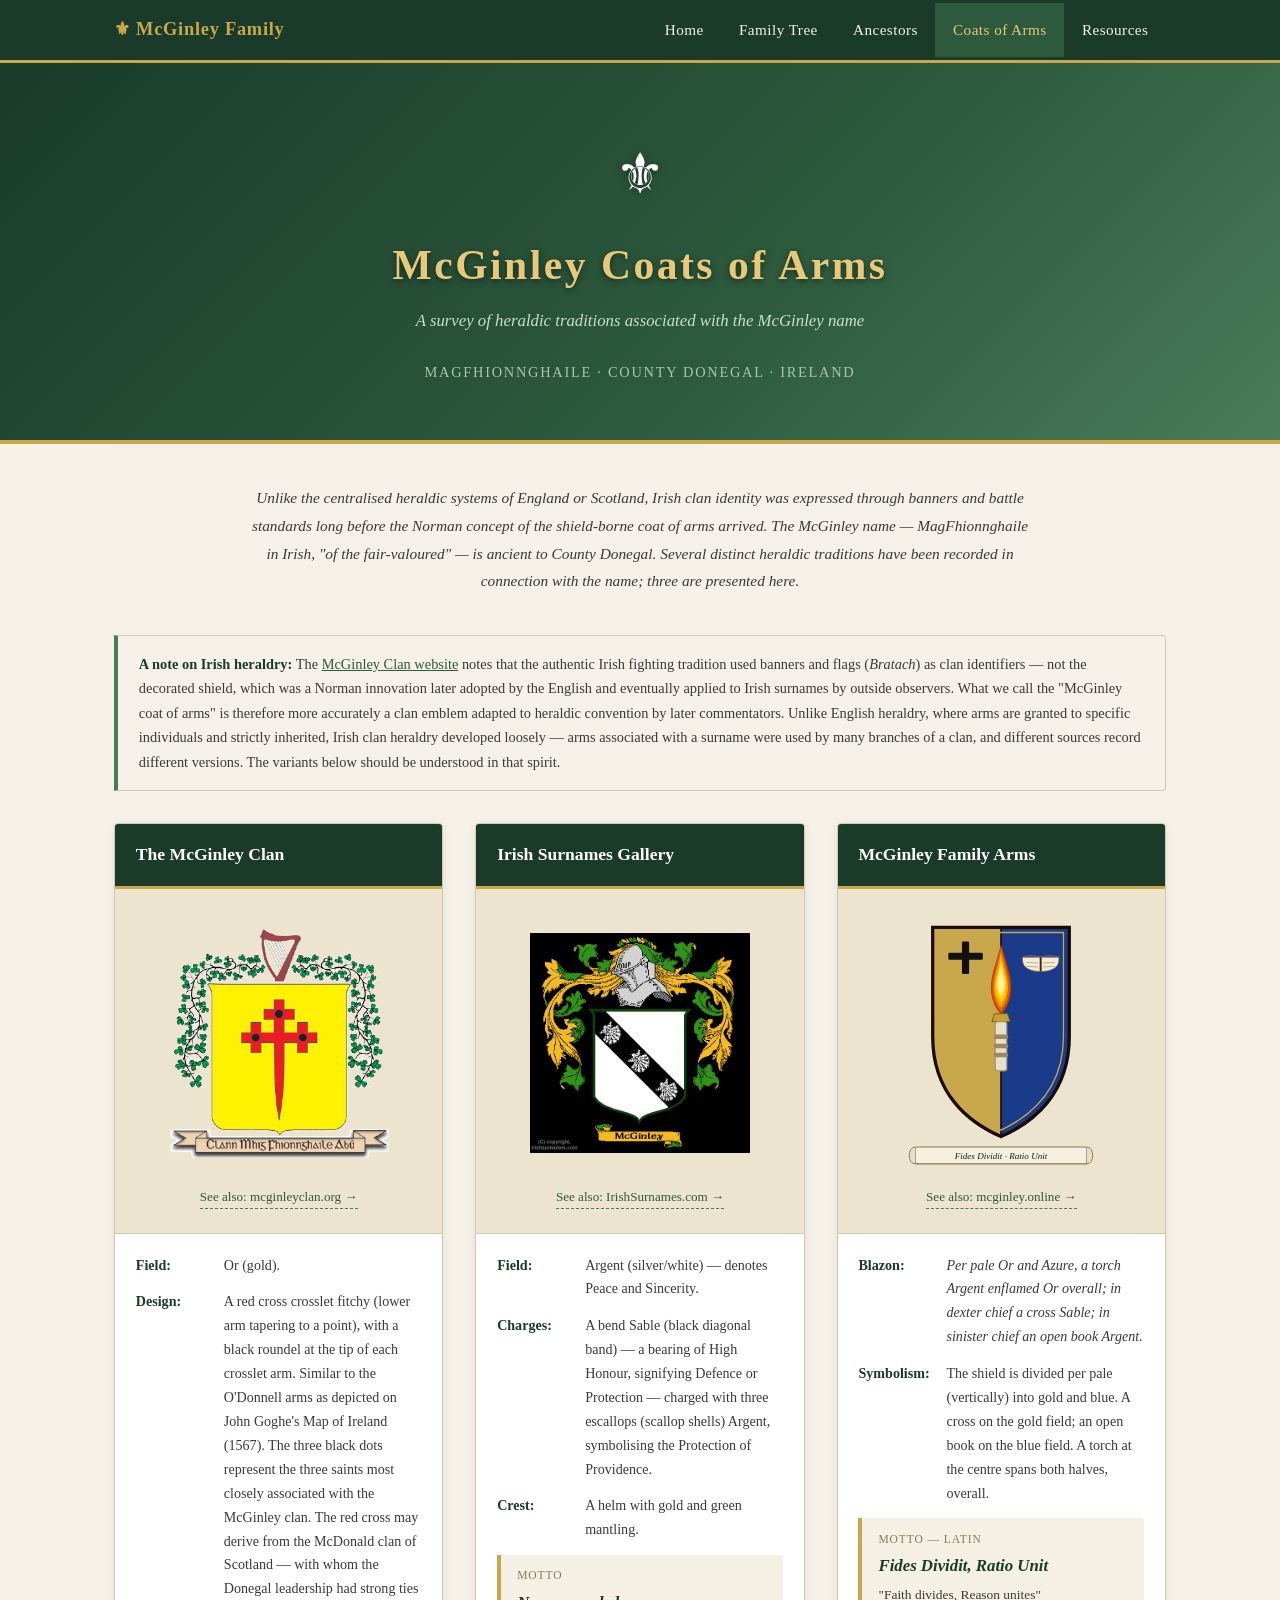
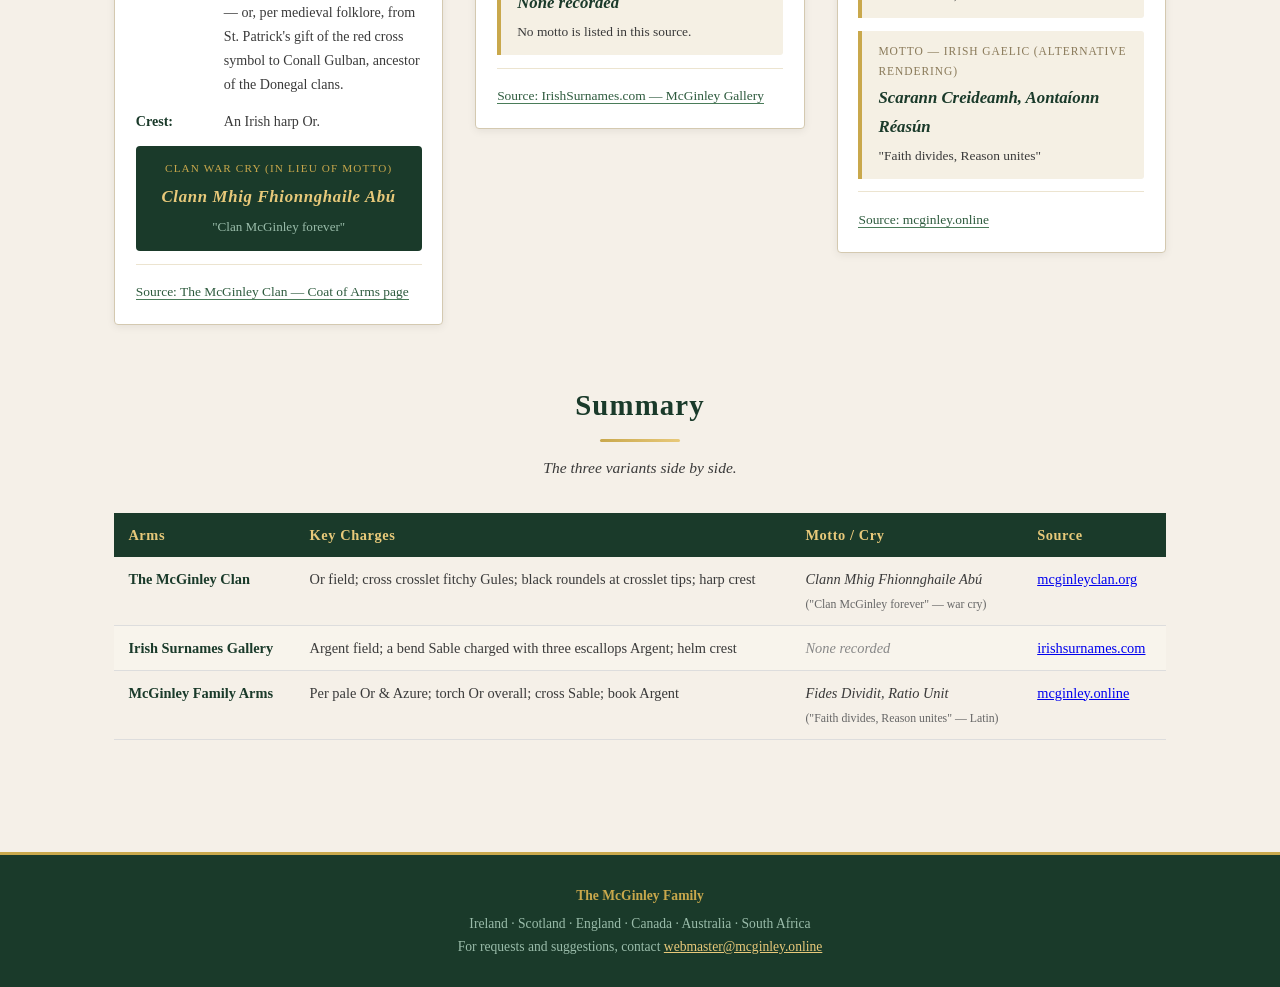
<file: coats-of-arms.html>
<!DOCTYPE html>
<html lang="en">

<head>
  <meta charset="UTF-8">
  <meta name="viewport" content="width=device-width, initial-scale=1.0">
  <title>Coats of Arms — The McGinley Family</title>
  <link rel="icon" type="image/svg+xml" href="favicon.svg">
  <link rel="stylesheet" href="style.css">
  <style>

    .coa-intro {
      max-width: 780px;
      margin: 0 auto 2.5rem;
      text-align: center;
      color: var(--text-mid);
      font-size: 0.96rem;
      font-style: italic;
      line-height: 1.8;
    }

    .coa-grid {
      display: grid;
      grid-template-columns: repeat(auto-fit, minmax(300px, 1fr));
      gap: 2rem;
      margin: 2rem 0;
      align-items: start;
    }

    .coa-card {
      background: var(--white);
      border: 1px solid #d4c9b0;
      border-radius: 4px;
      box-shadow: 0 2px 8px rgba(0,0,0,0.07);
      overflow: hidden;
      display: flex;
      flex-direction: column;
    }
    .coa-card-header {
      background: var(--green-dark);
      color: var(--white);
      padding: 1rem 1.3rem;
      border-bottom: 3px solid var(--gold);
    }
    .coa-card-header .coa-label {
      font-size: 0.72rem;
      color: var(--gold-light);
      text-transform: uppercase;
      letter-spacing: 0.12em;
      margin-bottom: 0.2rem;
    }
    .coa-card-header h3 {
      font-size: 1.1rem;
      color: var(--white);
      margin: 0;
    }

    .coa-image-area {
      padding: 1.5rem;
      text-align: center;
      background: var(--parchment);
      border-bottom: 1px solid #d4c9b0;
      display: flex;
      flex-direction: column;
      align-items: center;
      min-height: 300px;
      justify-content: center;
    }
    .coa-image-area img {
      width: 220px;
      height: 260px;
      object-fit: contain;
      display: block;
    }
    .coa-image-area .coa-ext-link {
      display: block;
      margin-top: 0.8rem;
      color: var(--green-mid);
      font-size: 0.82rem;
      text-decoration: none;
      border-bottom: 1px dashed var(--green-light);
      transition: color 0.2s;
    }
    .coa-image-area .coa-ext-link:hover { color: var(--gold); }

    .coa-body {
      padding: 1.2rem 1.3rem;
      flex: 1;
      display: flex;
      flex-direction: column;
      gap: 0.8rem;
    }

    .coa-motto-block {
      background: #f5f0e4;
      border-left: 4px solid var(--gold);
      border-radius: 0 3px 3px 0;
      padding: 0.7rem 1rem;
    }
    .coa-motto-block .motto-original {
      font-style: italic;
      font-size: 1.05rem;
      color: var(--green-dark);
      font-weight: bold;
    }
    .coa-motto-block .motto-translation {
      font-size: 0.84rem;
      color: var(--text-mid);
      margin-top: 0.2rem;
    }
    .coa-motto-block .motto-lang {
      font-size: 0.72rem;
      text-transform: uppercase;
      letter-spacing: 0.08em;
      color: #8a7a5a;
      margin-bottom: 0.2rem;
    }

    .coa-detail-row {
      display: flex;
      gap: 0.5rem;
      font-size: 0.88rem;
    }
    .coa-detail-row .coa-detail-label {
      font-weight: bold;
      color: var(--green-dark);
      min-width: 80px;
      flex-shrink: 0;
    }
    .coa-detail-row .coa-detail-val { color: var(--text-mid); }

    .coa-source-link {
      margin-top: auto;
      padding-top: 0.8rem;
      border-top: 1px solid #ece4d0;
    }
    .coa-source-link a {
      color: var(--green-mid);
      font-size: 0.84rem;
      text-decoration: none;
      border-bottom: 1px solid var(--green-light);
    }
    .coa-source-link a:hover { color: var(--gold); }

    .heraldry-note {
      background: #f5f0e8;
      border: 1px solid #d4c9b0;
      border-left: 4px solid var(--green-light);
      border-radius: 0 4px 4px 0;
      padding: 1rem 1.3rem;
      margin: 2rem 0;
      font-size: 0.9rem;
      color: var(--text-mid);
    }
    .heraldry-note strong { color: var(--green-dark); }
    .heraldry-note a { color: var(--green-mid); }

    .warcry-block {
      background: #1a3a2a;
      border-radius: 4px;
      padding: 0.8rem 1rem;
      text-align: center;
    }
    .warcry-block .warcry-text {
      font-style: italic;
      font-size: 1.05rem;
      color: var(--gold-light);
      font-weight: bold;
      letter-spacing: 0.04em;
    }
    .warcry-block .warcry-translation {
      font-size: 0.82rem;
      color: #9abcaa;
      margin-top: 0.25rem;
    }
    .warcry-block .warcry-label {
      font-size: 0.7rem;
      text-transform: uppercase;
      letter-spacing: 0.1em;
      color: var(--gold);
      margin-bottom: 0.3rem;
    }

    .no-image-note {
      font-size: 0.8rem;
      color: #8a7060;
      font-style: italic;
      margin-top: 0.5rem;
    }

    .motto-table {
      width: 100%;
      border-collapse: collapse;
      margin: 1.5rem 0;
      font-size: 0.9rem;
    }
    .motto-table th {
      background: var(--green-dark);
      color: var(--gold-light);
      padding: 0.6rem 0.9rem;
      text-align: left;
      font-weight: bold;
      letter-spacing: 0.04em;
    }
    .motto-table td {
      padding: 0.6rem 0.9rem;
      border-bottom: 1px solid #ddd;
      color: var(--text-mid);
      vertical-align: top;
    }
    .motto-table tr:nth-child(even) td { background: #f8f4ec; }
    .motto-table td:first-child { font-weight: bold; color: var(--green-dark); }

  </style>
</head>

<body>

  <nav>
    <div class="nav-inner">
      <a class="brand" href="index.html">⚜ McGinley Family</a>
      <ul>
        <li><a href="index.html">Home</a></li>
        <li><a href="family-tree.html">Family Tree</a></li>
        <li><a href="ancestors.html">Ancestors</a></li>
        <li><a href="coats-of-arms.html" class="active">Coats of Arms</a></li>
        <li><a href="resources.html">Resources</a></li>
      </ul>
    </div>
  </nav>

  <div class="hero">
    <div class="crest">⚜</div>
    <h1>McGinley Coats of Arms</h1>
    <p class="subtitle">A survey of heraldic traditions associated with the McGinley name</p>
    <p class="tagline">MagFhionnghaile · County Donegal · Ireland</p>
  </div>

  <div class="container">

    <p class="coa-intro">
      Unlike the centralised heraldic systems of England or Scotland, Irish clan identity was expressed
      through banners and battle standards long before the Norman concept of the shield-borne coat of
      arms arrived. The McGinley name — <em>MagFhionnghaile</em> in Irish, "of the fair-valoured" —
      is ancient to County Donegal. Several distinct heraldic traditions have been recorded in connection
      with the name; three are presented here.
    </p>

    <div class="heraldry-note">
      <strong>A note on Irish heraldry:</strong>
      The <a href="https://www.mcginleyclan.org/coatofarms.htm" target="_blank" rel="noopener">McGinley Clan website</a>
      notes that the authentic Irish fighting tradition used banners and flags (<em>Bratach</em>)
      as clan identifiers — not the decorated shield, which was a Norman innovation later adopted by
      the English and eventually applied to Irish surnames by outside observers. What we call the
      "McGinley coat of arms" is therefore more accurately a clan emblem adapted to heraldic convention
      by later commentators. Unlike English heraldry, where arms are granted to specific individuals
      and strictly inherited, Irish clan heraldry developed loosely — arms associated with a surname
      were used by many branches of a clan, and different sources record different versions.
      The variants below should be understood in that spirit.
    </div>

    <div class="coa-grid">

      <!-- ── VARIANT I ── -->
      <div class="coa-card">
        <div class="coa-card-header">
          <h3>The McGinley Clan</h3>
        </div>

        <div class="coa-image-area">
          <img src="coat_of_arms-mcginley1.gif"
               alt="McGinley clan arms: Or, a cross crosslet fitchy Gules with black roundels at each crosslet tip. Crest: an Irish harp. Motto scroll: Clann Mhig Fhionnghaile Abú."
               >
          <a class="coa-ext-link" href="https://www.mcginleyclan.org/coatofarms.htm"
             target="_blank" rel="noopener">See also: mcginleyclan.org →</a>
        </div>

        <div class="coa-body">
          <div class="coa-detail-row">
            <span class="coa-detail-label">Field:</span>
            <span class="coa-detail-val">Or (gold).</span>
          </div>
          <div class="coa-detail-row">
            <span class="coa-detail-label">Design:</span>
            <span class="coa-detail-val">A red cross crosslet fitchy (lower arm tapering to a point),
              with a black roundel at the tip of each crosslet arm. Similar to the O'Donnell arms as
              depicted on John Goghe's Map of Ireland (1567). The three black dots represent the three
              saints most closely associated with the McGinley clan. The red cross may derive from the
              McDonald clan of Scotland — with whom the Donegal leadership had strong ties — or, per
              medieval folklore, from St. Patrick's gift of the red cross symbol to Conall Gulban,
              ancestor of the Donegal clans.</span>
          </div>
          <div class="coa-detail-row">
            <span class="coa-detail-label">Crest:</span>
            <span class="coa-detail-val">An Irish harp Or.</span>
          </div>

          <div class="warcry-block">
            <div class="warcry-label">Clan War Cry (in lieu of motto)</div>
            <div class="warcry-text">Clann Mhig Fhionnghaile Abú</div>
            <div class="warcry-translation">"Clan McGinley forever"</div>
          </div>

          <div class="coa-source-link">
            <a href="https://www.mcginleyclan.org/coatofarms.htm" target="_blank" rel="noopener">
              Source: The McGinley Clan — Coat of Arms page
            </a>
          </div>
        </div>
      </div>


      <!-- ── VARIANT II ── -->
      <div class="coa-card">
        <div class="coa-card-header">
          <h3>Irish Surnames Gallery</h3>
        </div>

        <div class="coa-image-area">
          <img src="mcginley-coat-of-arms-family-crest.gif"
               alt="McGinley coat of arms from IrishSurnames.com: Argent, a bend Sable charged with three escallops Argent. Helm crest with gold and green mantling. Banner: McGinley."
               >
          <a class="coa-ext-link"
             href="https://www.irishsurnames.com/cgi-bin/gallery.pl?name=mcginley&capname=Mcginley&letter=g"
             target="_blank" rel="noopener">See also: IrishSurnames.com →</a>
        </div>

        <div class="coa-body">
          <div class="coa-detail-row">
            <span class="coa-detail-label">Field:</span>
            <span class="coa-detail-val">Argent (silver/white) — denotes Peace and Sincerity.</span>
          </div>
          <div class="coa-detail-row">
            <span class="coa-detail-label">Charges:</span>
            <span class="coa-detail-val">A bend Sable (black diagonal band) — a bearing of High Honour,
              signifying Defence or Protection — charged with three escallops (scallop shells) Argent,
              symbolising the Protection of Providence.</span>
          </div>
          <div class="coa-detail-row">
            <span class="coa-detail-label">Crest:</span>
            <span class="coa-detail-val">A helm with gold and green mantling.</span>
          </div>

          <div class="coa-motto-block">
            <div class="motto-lang">Motto</div>
            <div class="motto-original">None recorded</div>
            <div class="motto-translation">No motto is listed in this source.</div>
          </div>

          <div class="coa-source-link">
            <a href="https://www.irishsurnames.com/cgi-bin/gallery.pl?name=mcginley&capname=Mcginley&letter=g"
               target="_blank" rel="noopener">
              Source: IrishSurnames.com — McGinley Gallery
            </a>
          </div>
        </div>
      </div>


      <!-- ── VARIANT III ── -->
      <div class="coa-card">
        <div class="coa-card-header">
          <h3>McGinley Family Arms</h3>
        </div>

        <div class="coa-image-area">
          <img src="variant3-arms.svg"
               alt="McGinley coat of arms: per pale Or and Azure, a torch Argent enflamed Or overall; in dexter chief a cross Sable; in sinister chief an open book Argent. Motto scroll: Fides Dividit, Ratio Unit.">
          <a class="coa-ext-link" href="https://mcginley.online"
             target="_blank" rel="noopener">See also: mcginley.online →</a>
        </div>

        <div class="coa-body">
          <div class="coa-detail-row">
            <span class="coa-detail-label">Blazon:</span>
            <span class="coa-detail-val"><em>Per pale Or and Azure, a torch Argent enflamed Or overall;
              in dexter chief a cross Sable; in sinister chief an open book Argent.</em></span>
          </div>
          <div class="coa-detail-row">
            <span class="coa-detail-label">Symbolism:</span>
            <span class="coa-detail-val">The shield is divided per pale (vertically) into gold and blue.
              A cross on the gold field; an open book on the blue field. A torch at the centre spans
              both halves, overall.</span>
          </div>

          <div class="coa-motto-block">
            <div class="motto-lang">Motto — Latin</div>
            <div class="motto-original">Fides Dividit, Ratio Unit</div>
            <div class="motto-translation">"Faith divides, Reason unites"</div>
          </div>

          <div class="coa-motto-block">
            <div class="motto-lang">Motto — Irish Gaelic (alternative rendering)</div>
            <div class="motto-original">Scarann Creideamh, Aontaíonn Réasún</div>
            <div class="motto-translation">"Faith divides, Reason unites"</div>
          </div>

          <div class="coa-source-link">
            <a href="https://mcginley.online" target="_blank" rel="noopener">
              Source: mcginley.online
            </a>
          </div>
        </div>
      </div>

    </div>
    <!-- End: three variants -->


    <!-- ── SUMMARY TABLE ── -->
    <div class="section-header" style="margin-top:3.5rem;">
      <h2>Summary</h2>
      <div class="divider"></div>
      <p>The three variants side by side.</p>
    </div>

    <table class="motto-table">
      <thead>
        <tr>
          <th>Arms</th>
          <th>Key Charges</th>
          <th>Motto / Cry</th>
          <th>Source</th>
        </tr>
      </thead>
      <tbody>
        <tr>
          <td>The McGinley Clan</td>
          <td>Or field; cross crosslet fitchy Gules; black roundels at crosslet tips; harp crest</td>
          <td style="font-style:italic;">Clann Mhig Fhionnghaile Abú
            <br><span style="font-style:normal; font-size:0.82em; color:#666;">("Clan McGinley forever" — war cry)</span></td>
          <td><a href="https://www.mcginleyclan.org/coatofarms.htm" target="_blank" rel="noopener">mcginleyclan.org</a></td>
        </tr>
        <tr>
          <td>Irish Surnames Gallery</td>
          <td>Argent field; a bend Sable charged with three escallops Argent; helm crest</td>
          <td style="color:#888; font-style:italic;">None recorded</td>
          <td><a href="https://www.irishsurnames.com/cgi-bin/gallery.pl?name=mcginley&capname=Mcginley&letter=g"
                 target="_blank" rel="noopener">irishsurnames.com</a></td>
        </tr>
        <tr>
          <td>McGinley Family Arms</td>
          <td>Per pale Or &amp; Azure; torch Or overall; cross Sable; book Argent</td>
          <td style="font-style:italic;">Fides Dividit, Ratio Unit
            <br><span style="font-style:normal; font-size:0.82em; color:#666;">("Faith divides, Reason unites" — Latin)</span></td>
          <td><a href="https://mcginley.online" target="_blank" rel="noopener">mcginley.online</a></td>
        </tr>
      </tbody>
    </table>

  </div><!-- end .container -->

  <footer>
    <div class="footer-brand">The McGinley Family</div>
    <div>Ireland · Scotland · England · Canada · Australia · South Africa</div>
    <div>For requests and suggestions, contact <a href="mailto:webmaster@mcginley.online">webmaster@mcginley.online</a></div>
  </footer>

</body>
</html>
</file>
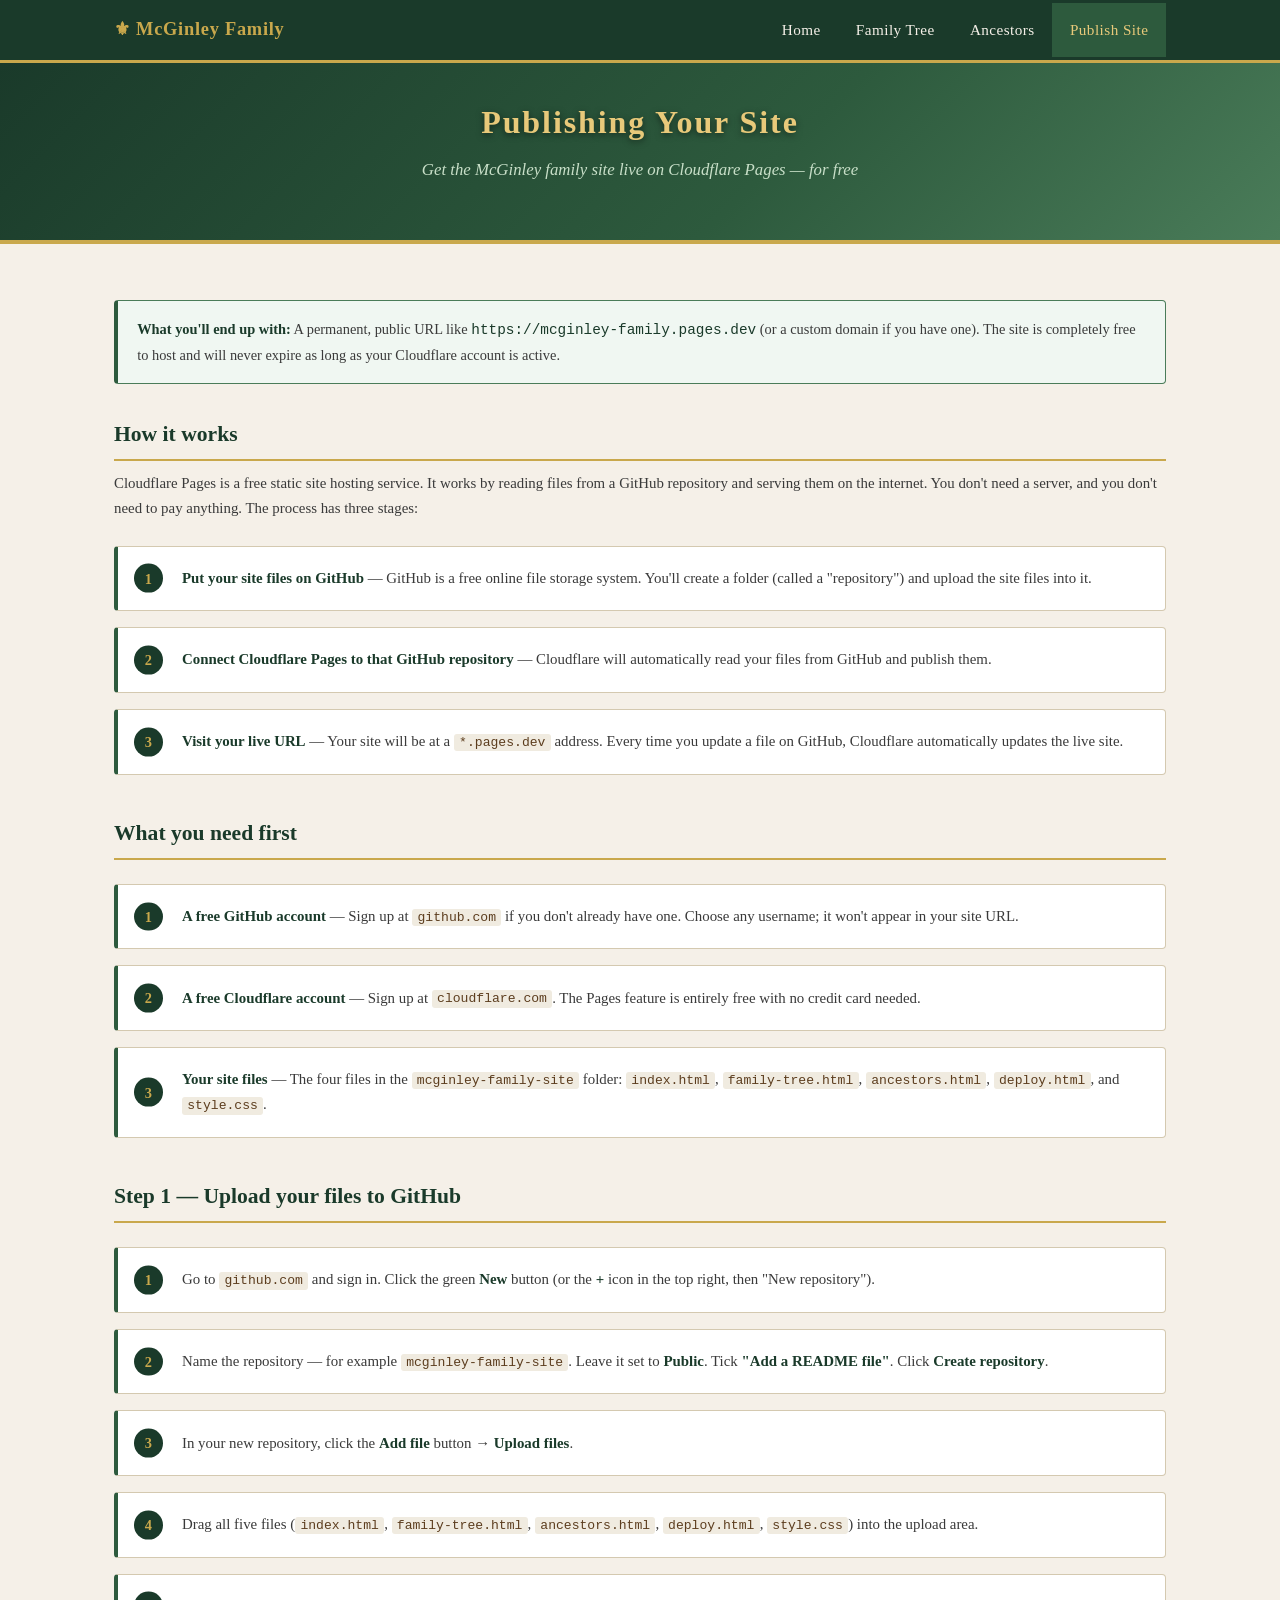
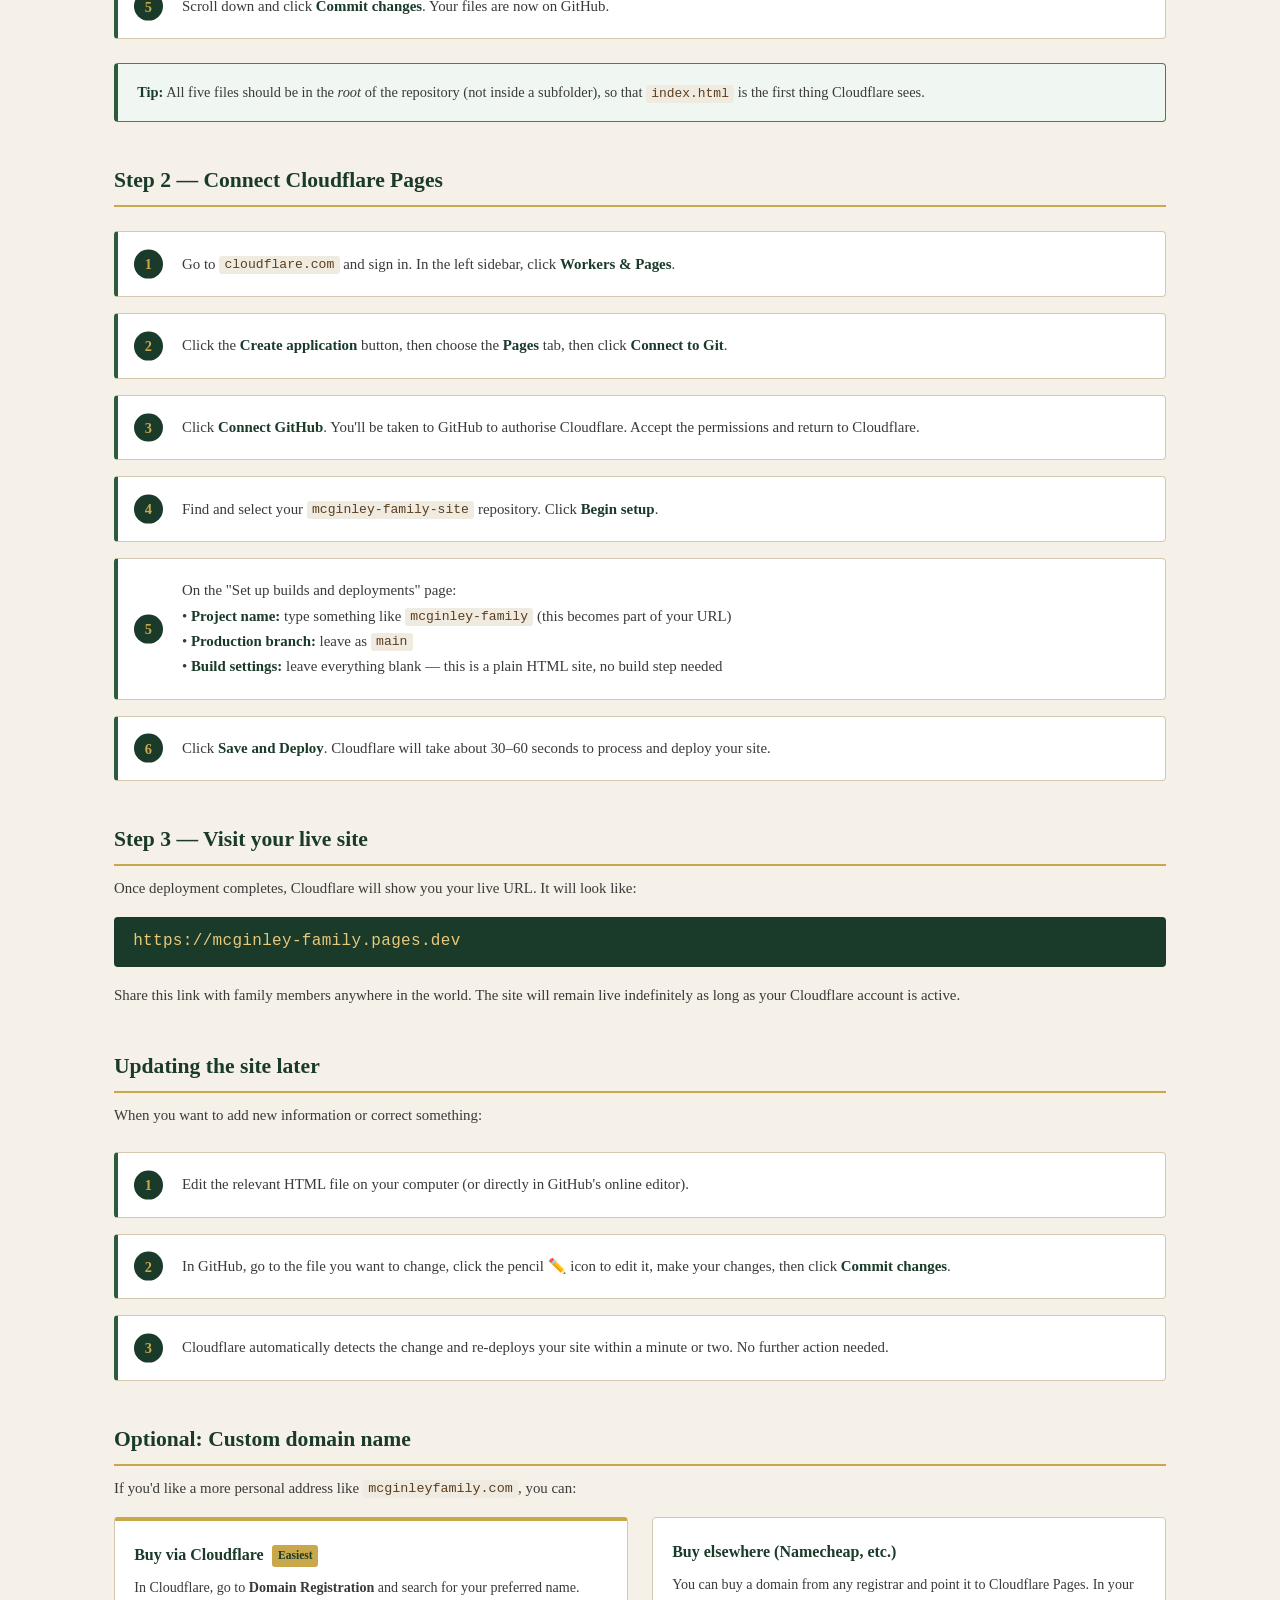
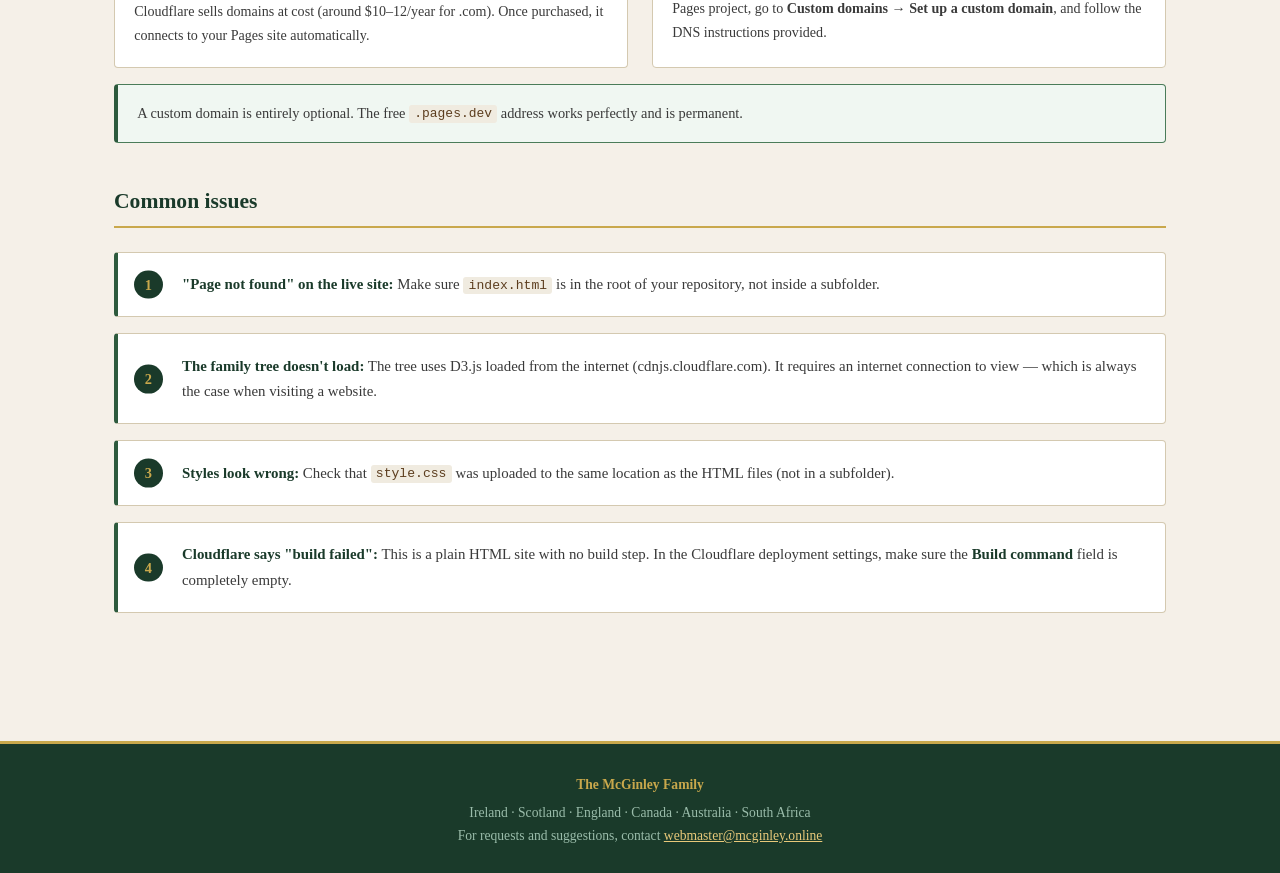
<file: deploy.html>
<!DOCTYPE html>
<html lang="en">
<head>
  <meta charset="UTF-8">
  <meta name="viewport" content="width=device-width, initial-scale=1.0">
  <title>Publish Your Site — McGinley Family</title>
  <link rel="stylesheet" href="style.css">
  <style>
    .deploy-section { margin-bottom: 2.5rem; }
    .deploy-section h2 { color: var(--green-dark); font-size: 1.35rem; margin-bottom: 0.6rem; padding-bottom: 0.4rem; border-bottom: 2px solid var(--gold); }
    .screenshot-placeholder {
      background: #f0ebe0;
      border: 1px dashed #c4b898;
      border-radius: 4px;
      padding: 1.5rem;
      text-align: center;
      color: #888;
      font-style: italic;
      font-size: 0.88rem;
      margin: 0.8rem 0;
    }
    code { background: #f0ebe0; padding: 0.1em 0.4em; border-radius: 3px; font-family: monospace; font-size: 0.9em; color: var(--brown); }
    .url-box {
      background: var(--green-dark);
      color: var(--gold-light);
      padding: 0.7rem 1.2rem;
      border-radius: 4px;
      font-family: monospace;
      font-size: 1rem;
      margin: 0.5rem 0;
      letter-spacing: 0.02em;
    }
    .option-compare {
      display: grid;
      grid-template-columns: 1fr 1fr;
      gap: 1.5rem;
      margin: 1rem 0;
    }
    @media (max-width:600px) { .option-compare { grid-template-columns: 1fr; } }
    .option-box {
      border: 1px solid #d4c9b0;
      border-radius: 4px;
      padding: 1.2rem;
      background: var(--white);
    }
    .option-box h4 { color: var(--green-dark); margin-bottom: 0.5rem; }
    .option-box.recommended { border-top: 4px solid var(--gold); }
    .badge { display:inline-block; background:var(--gold); color:var(--green-dark); font-size:0.72rem; font-weight:bold; padding:0.1em 0.5em; border-radius:3px; vertical-align:middle; margin-left:0.4em; }
  </style>
</head>
<body>

<nav>
  <div class="nav-inner">
    <a class="brand" href="index.html">⚜ McGinley Family</a>
    <ul>
      <li><a href="index.html">Home</a></li>
      <li><a href="family-tree.html">Family Tree</a></li>
      <li><a href="ancestors.html">Ancestors</a></li>
      <li><a href="deploy.html" class="active">Publish Site</a></li>
    </ul>
  </div>
</nav>

<div class="hero" style="padding:2rem 1.5rem;">
  <h1 style="font-size:2rem;">Publishing Your Site</h1>
  <p class="subtitle">Get the McGinley family site live on Cloudflare Pages — for free</p>
</div>

<div class="container">

  <div class="tip-box" style="margin-bottom:2rem;">
    <strong>What you'll end up with:</strong> A permanent, public URL like <span style="font-family:monospace;color:var(--green-dark);">https://mcginley-family.pages.dev</span> (or a custom domain if you have one). The site is completely free to host and will never expire as long as your Cloudflare account is active.
  </div>

  <!-- OVERVIEW -->
  <div class="deploy-section">
    <h2>How it works</h2>
    <p style="color:var(--text-mid);font-size:0.93rem;margin-bottom:1rem;">Cloudflare Pages is a free static site hosting service. It works by reading files from a GitHub repository and serving them on the internet. You don't need a server, and you don't need to pay anything. The process has three stages:</p>
    <ol class="steps">
      <li><strong>Put your site files on GitHub</strong> — GitHub is a free online file storage system. You'll create a folder (called a "repository") and upload the site files into it.</li>
      <li><strong>Connect Cloudflare Pages to that GitHub repository</strong> — Cloudflare will automatically read your files from GitHub and publish them.</li>
      <li><strong>Visit your live URL</strong> — Your site will be at a <code>*.pages.dev</code> address. Every time you update a file on GitHub, Cloudflare automatically updates the live site.</li>
    </ol>
  </div>

  <!-- WHAT YOU NEED -->
  <div class="deploy-section">
    <h2>What you need first</h2>
    <ol class="steps">
      <li><strong>A free GitHub account</strong> — Sign up at <code>github.com</code> if you don't already have one. Choose any username; it won't appear in your site URL.</li>
      <li><strong>A free Cloudflare account</strong> — Sign up at <code>cloudflare.com</code>. The Pages feature is entirely free with no credit card needed.</li>
      <li><strong>Your site files</strong> — The four files in the <code>mcginley-family-site</code> folder: <code>index.html</code>, <code>family-tree.html</code>, <code>ancestors.html</code>, <code>deploy.html</code>, and <code>style.css</code>.</li>
    </ol>
  </div>

  <!-- GITHUB -->
  <div class="deploy-section">
    <h2>Step 1 — Upload your files to GitHub</h2>
    <ol class="steps">
      <li>Go to <code>github.com</code> and sign in. Click the green <strong>New</strong> button (or the <strong>+</strong> icon in the top right, then "New repository").</li>
      <li>Name the repository — for example <code>mcginley-family-site</code>. Leave it set to <strong>Public</strong>. Tick <strong>"Add a README file"</strong>. Click <strong>Create repository</strong>.</li>
      <li>In your new repository, click the <strong>Add file</strong> button → <strong>Upload files</strong>.</li>
      <li>Drag all five files (<code>index.html</code>, <code>family-tree.html</code>, <code>ancestors.html</code>, <code>deploy.html</code>, <code>style.css</code>) into the upload area.</li>
      <li>Scroll down and click <strong>Commit changes</strong>. Your files are now on GitHub.</li>
    </ol>
    <div class="tip-box">
      <strong>Tip:</strong> All five files should be in the <em>root</em> of the repository (not inside a subfolder), so that <code>index.html</code> is the first thing Cloudflare sees.
    </div>
  </div>

  <!-- CLOUDFLARE -->
  <div class="deploy-section">
    <h2>Step 2 — Connect Cloudflare Pages</h2>
    <ol class="steps">
      <li>Go to <code>cloudflare.com</code> and sign in. In the left sidebar, click <strong>Workers &amp; Pages</strong>.</li>
      <li>Click the <strong>Create application</strong> button, then choose the <strong>Pages</strong> tab, then click <strong>Connect to Git</strong>.</li>
      <li>Click <strong>Connect GitHub</strong>. You'll be taken to GitHub to authorise Cloudflare. Accept the permissions and return to Cloudflare.</li>
      <li>Find and select your <code>mcginley-family-site</code> repository. Click <strong>Begin setup</strong>.</li>
      <li>On the "Set up builds and deployments" page:
        <br>• <strong>Project name:</strong> type something like <code>mcginley-family</code> (this becomes part of your URL)
        <br>• <strong>Production branch:</strong> leave as <code>main</code>
        <br>• <strong>Build settings:</strong> leave everything blank — this is a plain HTML site, no build step needed
      </li>
      <li>Click <strong>Save and Deploy</strong>. Cloudflare will take about 30–60 seconds to process and deploy your site.</li>
    </ol>
  </div>

  <!-- LIVE -->
  <div class="deploy-section">
    <h2>Step 3 — Visit your live site</h2>
    <p style="color:var(--text-mid);font-size:0.93rem;margin-bottom:1rem;">Once deployment completes, Cloudflare will show you your live URL. It will look like:</p>
    <div class="url-box">https://mcginley-family.pages.dev</div>
    <p style="color:var(--text-mid);font-size:0.93rem;margin-top:1rem;">Share this link with family members anywhere in the world. The site will remain live indefinitely as long as your Cloudflare account is active.</p>
  </div>

  <!-- UPDATING -->
  <div class="deploy-section">
    <h2>Updating the site later</h2>
    <p style="color:var(--text-mid);font-size:0.93rem;margin-bottom:1rem;">When you want to add new information or correct something:</p>
    <ol class="steps">
      <li>Edit the relevant HTML file on your computer (or directly in GitHub's online editor).</li>
      <li>In GitHub, go to the file you want to change, click the pencil ✏️ icon to edit it, make your changes, then click <strong>Commit changes</strong>.</li>
      <li>Cloudflare automatically detects the change and re-deploys your site within a minute or two. No further action needed.</li>
    </ol>
  </div>

  <!-- CUSTOM DOMAIN -->
  <div class="deploy-section">
    <h2>Optional: Custom domain name</h2>
    <p style="color:var(--text-mid);font-size:0.93rem;margin-bottom:1rem;">If you'd like a more personal address like <code>mcginleyfamily.com</code>, you can:</p>

    <div class="option-compare">
      <div class="option-box recommended">
        <h4>Buy via Cloudflare <span class="badge">Easiest</span></h4>
        <p style="font-size:0.88rem;color:var(--text-mid);">In Cloudflare, go to <strong>Domain Registration</strong> and search for your preferred name. Cloudflare sells domains at cost (around $10–12/year for .com). Once purchased, it connects to your Pages site automatically.</p>
      </div>
      <div class="option-box">
        <h4>Buy elsewhere (Namecheap, etc.)</h4>
        <p style="font-size:0.88rem;color:var(--text-mid);">You can buy a domain from any registrar and point it to Cloudflare Pages. In your Pages project, go to <strong>Custom domains</strong> → <strong>Set up a custom domain</strong>, and follow the DNS instructions provided.</p>
      </div>
    </div>
    <div class="tip-box">A custom domain is entirely optional. The free <code>.pages.dev</code> address works perfectly and is permanent.</div>
  </div>

  <!-- TROUBLESHOOTING -->
  <div class="deploy-section">
    <h2>Common issues</h2>
    <ul class="steps" style="list-style:none;">
      <li><strong>"Page not found" on the live site:</strong> Make sure <code>index.html</code> is in the root of your repository, not inside a subfolder.</li>
      <li><strong>The family tree doesn't load:</strong> The tree uses D3.js loaded from the internet (cdnjs.cloudflare.com). It requires an internet connection to view — which is always the case when visiting a website.</li>
      <li><strong>Styles look wrong:</strong> Check that <code>style.css</code> was uploaded to the same location as the HTML files (not in a subfolder).</li>
      <li><strong>Cloudflare says "build failed":</strong> This is a plain HTML site with no build step. In the Cloudflare deployment settings, make sure the <strong>Build command</strong> field is completely empty.</li>
    </ul>
  </div>

</div>

<footer>
  <div class="footer-brand">The McGinley Family</div>
  <div>Ireland · Scotland · England · Canada · Australia · South Africa</div>
  <div>For requests and suggestions, contact <a href="mailto:webmaster@mcginley.online">webmaster@mcginley.online</a></div>
</footer>

</body>
</html>
</file>
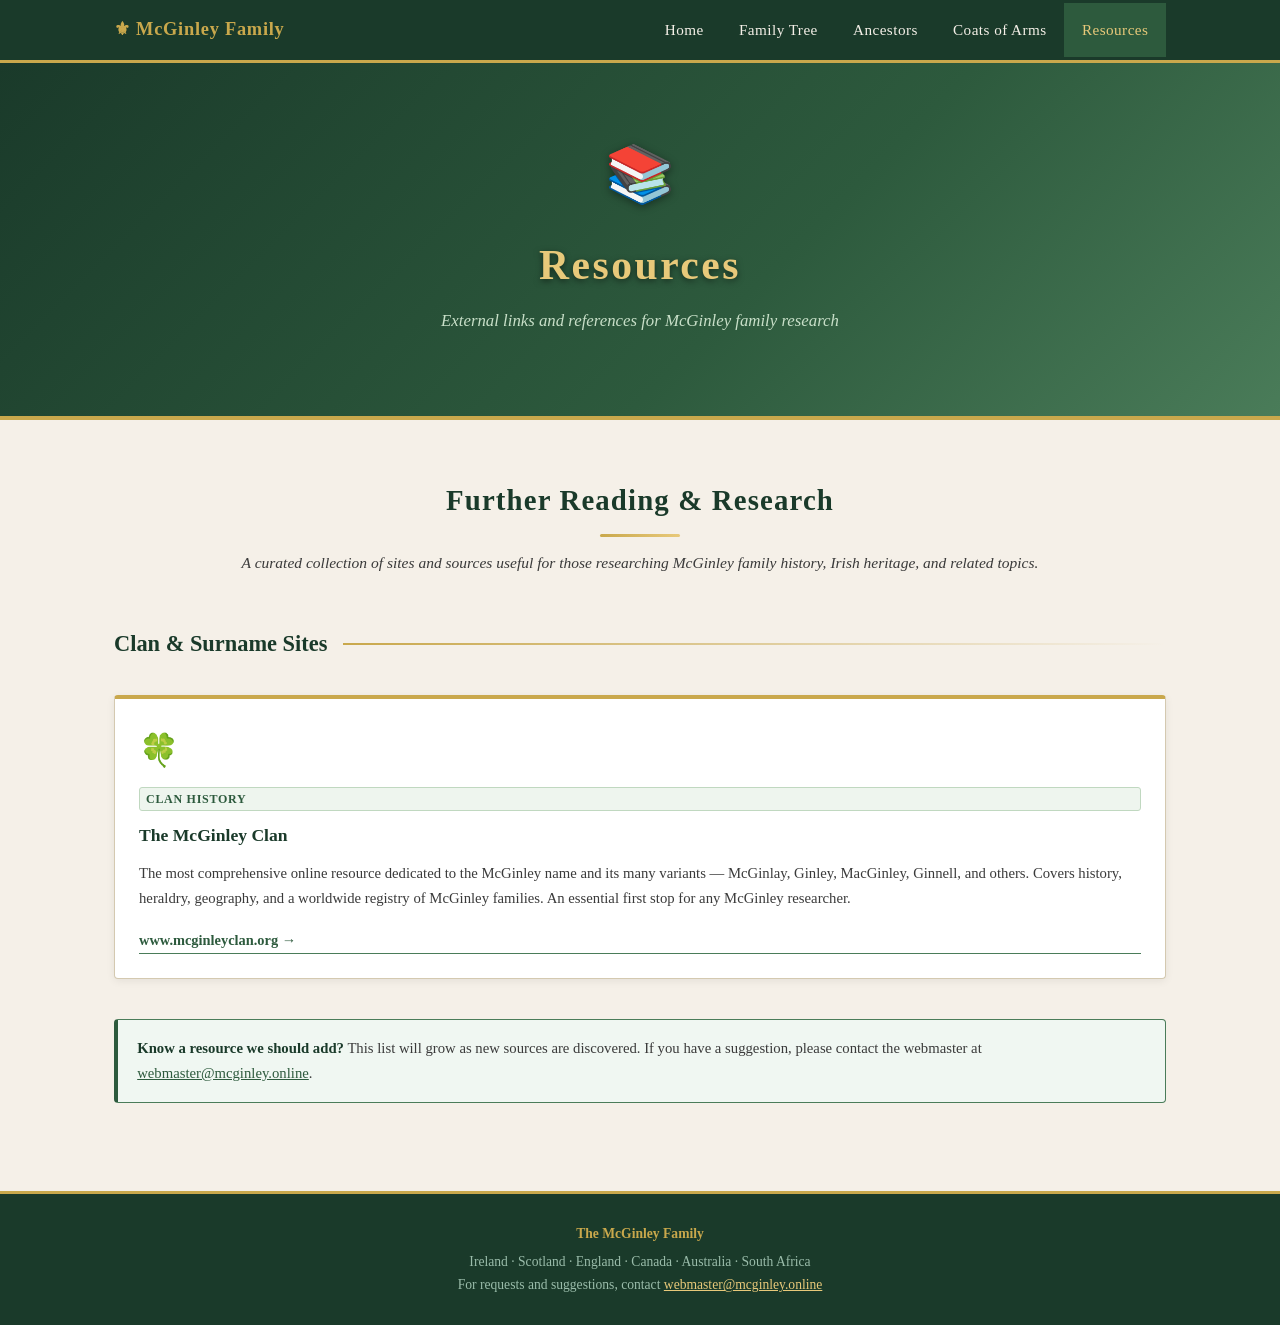
<file: resources.html>
<!DOCTYPE html>
<html lang="en">

<head>
  <meta charset="UTF-8">
  <meta name="viewport" content="width=device-width, initial-scale=1.0">
  <title>Resources — The McGinley Family</title>
  <link rel="icon" type="image/svg+xml" href="favicon.svg">
  <link rel="stylesheet" href="style.css">
  <style>
    .resources-grid {
      display: grid;
      grid-template-columns: repeat(auto-fit, minmax(320px, 1fr));
      gap: 1.5rem;
      margin: 2rem 0;
    }
    .resource-card {
      background: var(--white);
      border: 1px solid #d4c9b0;
      border-top: 4px solid var(--gold);
      border-radius: 4px;
      padding: 1.5rem;
      box-shadow: 0 2px 8px rgba(0,0,0,0.07);
      display: flex;
      flex-direction: column;
      gap: 0.6rem;
    }
    .resource-card .res-icon { font-size: 2rem; }
    .resource-card h3 {
      color: var(--green-dark);
      font-size: 1.1rem;
      margin: 0;
    }
    .resource-card p {
      color: var(--text-mid);
      font-size: 0.92rem;
      margin: 0;
      flex: 1;
    }
    .resource-card .res-link {
      display: inline-block;
      margin-top: 0.5rem;
      color: var(--green-mid);
      font-size: 0.9rem;
      font-weight: bold;
      text-decoration: none;
      border-bottom: 1px solid var(--green-light);
      transition: color 0.2s;
      word-break: break-all;
    }
    .resource-card .res-link:hover { color: var(--gold); border-color: var(--gold); }
    .res-tag {
      display: inline-block;
      background: #eef5ee;
      color: var(--green-mid);
      border: 1px solid #c0d8c0;
      border-radius: 3px;
      padding: 0.1em 0.5em;
      font-size: 0.75rem;
      text-transform: uppercase;
      letter-spacing: 0.06em;
      font-weight: bold;
    }
    .category-header {
      display: flex;
      align-items: center;
      gap: 1rem;
      margin: 3rem 0 0.5rem;
    }
    .category-header h2 {
      color: var(--green-dark);
      font-size: 1.4rem;
      white-space: nowrap;
    }
    .category-header .cat-rule {
      flex: 1;
      height: 2px;
      background: linear-gradient(to right, var(--gold), transparent);
    }
    .suggest-box {
      background: #f0f7f2;
      border: 1px solid var(--green-light);
      border-left: 4px solid var(--green-mid);
      border-radius: 4px;
      padding: 1rem 1.2rem;
      margin: 2.5rem 0 0;
      font-size: 0.92rem;
      color: var(--text-mid);
    }
    .suggest-box strong { color: var(--green-dark); }
    .suggest-box a { color: var(--green-mid); }
    .suggest-box a:hover { color: var(--gold); }
  </style>
</head>

<body>

  <nav>
    <div class="nav-inner">
      <a class="brand" href="index.html">⚜ McGinley Family</a>
      <ul>
        <li><a href="index.html">Home</a></li>
        <li><a href="family-tree.html">Family Tree</a></li>
        <li><a href="ancestors.html">Ancestors</a></li>
        <li><a href="coats-of-arms.html">Coats of Arms</a></li>
        <li><a href="resources.html" class="active">Resources</a></li>
      </ul>
    </div>
  </nav>

  <div class="hero">
    <div class="crest">📚</div>
    <h1>Resources</h1>
    <p class="subtitle">External links and references for McGinley family research</p>
  </div>

  <div class="container">

    <div class="section-header" style="margin-top:1rem;">
      <h2>Further Reading &amp; Research</h2>
      <div class="divider"></div>
      <p>A curated collection of sites and sources useful for those researching McGinley family history, Irish heritage, and related topics.</p>
    </div>

    <!-- Clan & Surname Sites -->
    <div class="category-header">
      <h2>Clan &amp; Surname Sites</h2>
      <div class="cat-rule"></div>
    </div>

    <div class="resources-grid">

      <div class="resource-card">
        <div class="res-icon">🍀</div>
        <span class="res-tag">Clan History</span>
        <h3>The McGinley Clan</h3>
        <p>The most comprehensive online resource dedicated to the McGinley name and its many variants —
          McGinlay, Ginley, MacGinley, Ginnell, and others. Covers history, heraldry, geography, and a
          worldwide registry of McGinley families. An essential first stop for any McGinley researcher.</p>
        <a class="res-link" href="https://www.mcginleyclan.org/index.htm" target="_blank" rel="noopener">
          www.mcginleyclan.org →
        </a>
      </div>

    </div>
    <!-- End: Clan & Surname Sites -->

    <div class="suggest-box">
      <strong>Know a resource we should add?</strong> This list will grow as new sources are discovered.
      If you have a suggestion, please contact the webmaster at
      <a href="mailto:webmaster@mcginley.online">webmaster@mcginley.online</a>.
    </div>

  </div>

  <footer>
    <div class="footer-brand">The McGinley Family</div>
    <div>Ireland · Scotland · England · Canada · Australia · South Africa</div>
    <div>For requests and suggestions, contact <a href="mailto:webmaster@mcginley.online">webmaster@mcginley.online</a></div>
  </footer>

</body>

</html>
</file>
<file: style.css>
/* McGinley Family Genealogy Site — Classic Heritage Style */

:root {
  --green-dark: #1a3a2a;
  --green-mid: #2d5a3d;
  --green-light: #4a7c59;
  --gold: #c9a84c;
  --gold-light: #e8c97a;
  --cream: #f5f0e8;
  --parchment: #ede4d0;
  --brown: #5c3d1e;
  --text-dark: #1e1e1e;
  --text-mid: #3a3a3a;
  --white: #ffffff;
}

* { box-sizing: border-box; margin: 0; padding: 0; }

body {
  font-family: 'Georgia', 'Times New Roman', serif;
  background: var(--cream);
  color: var(--text-dark);
  line-height: 1.7;
}

/* ── NAV ── */
nav {
  background: var(--green-dark);
  border-bottom: 3px solid var(--gold);
  position: sticky;
  top: 0;
  z-index: 100;
}
nav .nav-inner {
  max-width: 1100px;
  margin: 0 auto;
  display: flex;
  align-items: center;
  justify-content: space-between;
  padding: 0 1.5rem;
}
nav .brand {
  color: var(--gold);
  font-size: 1.15rem;
  font-weight: bold;
  letter-spacing: 0.04em;
  padding: 0.9rem 0;
  text-decoration: none;
}
nav ul {
  list-style: none;
  display: flex;
  gap: 0;
}
nav ul li a {
  display: block;
  color: var(--cream);
  text-decoration: none;
  padding: 0.9rem 1.1rem;
  font-size: 0.95rem;
  letter-spacing: 0.03em;
  transition: background 0.2s, color 0.2s;
}
nav ul li a:hover, nav ul li a.active {
  background: var(--green-mid);
  color: var(--gold-light);
}

/* ── HERO ── */
.hero {
  background: linear-gradient(135deg, var(--green-dark) 0%, var(--green-mid) 60%, var(--green-light) 100%);
  color: var(--white);
  text-align: center;
  padding: 4rem 1.5rem 3.5rem;
  border-bottom: 4px solid var(--gold);
}
.hero .crest {
  font-size: 3.5rem;
  margin-bottom: 0.5rem;
  filter: drop-shadow(0 2px 4px rgba(0,0,0,0.4));
}
.hero h1 {
  font-size: 2.6rem;
  letter-spacing: 0.06em;
  color: var(--gold-light);
  text-shadow: 0 2px 6px rgba(0,0,0,0.5);
  margin-bottom: 0.4rem;
}
.hero .subtitle {
  font-size: 1.05rem;
  color: #c8dfc8;
  font-style: italic;
  margin-bottom: 1.5rem;
}
.hero .tagline {
  font-size: 0.9rem;
  color: #a8c8a8;
  letter-spacing: 0.12em;
  text-transform: uppercase;
}

/* ── MAIN CONTENT ── */
.container {
  max-width: 1100px;
  margin: 0 auto;
  padding: 2.5rem 1.5rem;
}

/* ── CARDS ── */
.card-grid {
  display: grid;
  grid-template-columns: repeat(auto-fit, minmax(280px, 1fr));
  gap: 1.5rem;
  margin: 2rem 0;
}
.card {
  background: var(--white);
  border: 1px solid #d4c9b0;
  border-top: 4px solid var(--gold);
  border-radius: 4px;
  padding: 1.5rem;
  box-shadow: 0 2px 8px rgba(0,0,0,0.07);
  transition: transform 0.2s, box-shadow 0.2s;
}
.card:hover {
  transform: translateY(-3px);
  box-shadow: 0 6px 18px rgba(0,0,0,0.12);
}
.card .card-icon { font-size: 2rem; margin-bottom: 0.5rem; }
.card h3 { color: var(--green-dark); margin-bottom: 0.5rem; font-size: 1.1rem; }
.card p { color: var(--text-mid); font-size: 0.92rem; }
.card a.card-link {
  display: inline-block;
  margin-top: 1rem;
  color: var(--green-mid);
  text-decoration: none;
  font-size: 0.9rem;
  font-weight: bold;
  border-bottom: 1px solid var(--green-light);
  transition: color 0.2s;
}
.card a.card-link:hover { color: var(--gold); border-color: var(--gold); }

/* ── SECTION HEADER ── */
.section-header {
  text-align: center;
  margin-bottom: 2rem;
}
.section-header h2 {
  font-size: 1.8rem;
  color: var(--green-dark);
  letter-spacing: 0.04em;
}
.section-header .divider {
  width: 80px;
  height: 3px;
  background: linear-gradient(to right, var(--gold), var(--gold-light));
  margin: 0.6rem auto 0.8rem;
  border-radius: 2px;
}
.section-header p {
  color: var(--text-mid);
  font-style: italic;
  font-size: 0.97rem;
}

/* ── TIMELINE ── */
.timeline {
  position: relative;
  padding-left: 2.5rem;
  margin: 1.5rem 0;
}
.timeline::before {
  content: '';
  position: absolute;
  left: 0.6rem;
  top: 0;
  bottom: 0;
  width: 2px;
  background: linear-gradient(to bottom, var(--gold), var(--green-light));
}
.timeline-item {
  position: relative;
  margin-bottom: 1.5rem;
}
.timeline-item::before {
  content: '';
  position: absolute;
  left: -2rem;
  top: 0.4rem;
  width: 10px;
  height: 10px;
  border-radius: 50%;
  background: var(--gold);
  border: 2px solid var(--green-dark);
}
.timeline-item .year {
  font-size: 0.8rem;
  color: var(--green-mid);
  font-weight: bold;
  letter-spacing: 0.08em;
  text-transform: uppercase;
}
.timeline-item .event { color: var(--text-mid); font-size: 0.93rem; }

/* ── FAMILY TREE PAGE ── */
#tree-container {
  width: 100%;
  overflow: auto;
  background: var(--white);
  border: 1px solid #d4c9b0;
  border-radius: 4px;
  padding: 1rem;
  min-height: 600px;
}
#tree-container svg { display: block; }

.tree-controls {
  display: flex;
  gap: 0.5rem;
  flex-wrap: wrap;
  margin-bottom: 1rem;
  align-items: center;
}
.tree-controls button {
  background: var(--green-dark);
  color: var(--cream);
  border: none;
  padding: 0.45rem 1rem;
  font-family: Georgia, serif;
  font-size: 0.88rem;
  cursor: pointer;
  border-radius: 3px;
  transition: background 0.2s;
}
.tree-controls button:hover { background: var(--green-mid); }
.tree-controls span {
  color: var(--text-mid);
  font-size: 0.85rem;
  font-style: italic;
}

/* D3 tree node styles */
.node circle {
  stroke-width: 2.5px;
}
.node.male circle { fill: #e8f4f0; stroke: var(--green-mid); }
.node.female circle { fill: #f4ece8; stroke: #a05040; }
.node.couple circle { fill: var(--parchment); stroke: var(--gold); }
.node text {
  font-family: Georgia, serif;
  font-size: 11px;
  fill: var(--text-dark);
}
.node text.name { font-weight: bold; fill: var(--green-dark); }
.node text.dates { fill: #666; font-size: 10px; }
.link {
  fill: none;
  stroke: #b0c8b0;
  stroke-width: 1.5px;
}
.link.marriage {
  stroke: var(--gold);
  stroke-dasharray: 4 2;
}

/* ── PERSON TOOLTIP ── */
#tooltip {
  position: fixed;
  background: var(--green-dark);
  color: var(--cream);
  border: 1px solid var(--gold);
  border-radius: 4px;
  padding: 0.8rem 1rem;
  font-size: 0.88rem;
  pointer-events: none;
  max-width: 260px;
  z-index: 1000;
  line-height: 1.5;
  box-shadow: 0 4px 12px rgba(0,0,0,0.3);
  display: none;
}
#tooltip .tt-name { font-weight: bold; color: var(--gold-light); font-size: 0.95rem; }
#tooltip .tt-dates { color: #aaccaa; font-size: 0.82rem; }
#tooltip .tt-info { margin-top: 0.3rem; color: #ddd; }

/* ── ANCESTOR BIO PAGES ── */
.bio-grid {
  display: grid;
  grid-template-columns: repeat(auto-fit, minmax(320px, 1fr));
  gap: 2rem;
  margin: 2rem 0;
}
.bio-card {
  background: var(--white);
  border: 1px solid #d4c9b0;
  border-radius: 4px;
  overflow: hidden;
  box-shadow: 0 2px 8px rgba(0,0,0,0.07);
}
.bio-card .bio-header {
  background: var(--green-dark);
  color: var(--white);
  padding: 1.2rem 1.5rem;
  border-bottom: 3px solid var(--gold);
}
.bio-card .bio-header .relation {
  font-size: 0.75rem;
  color: var(--gold-light);
  text-transform: uppercase;
  letter-spacing: 0.1em;
  margin-bottom: 0.2rem;
}
.bio-card .bio-header h3 {
  font-size: 1.2rem;
  color: var(--white);
  letter-spacing: 0.03em;
}
.bio-card .bio-header .bio-dates {
  color: #aad0aa;
  font-size: 0.85rem;
  font-style: italic;
  margin-top: 0.2rem;
}
.bio-card .bio-body {
  padding: 1.2rem 1.5rem;
  font-size: 0.91rem;
  color: var(--text-mid);
}
.bio-card .bio-body p { margin-bottom: 0.8rem; }
.bio-card .bio-body .fact-row {
  display: flex;
  gap: 0.5rem;
  margin-bottom: 0.4rem;
  font-size: 0.88rem;
}
.bio-card .bio-body .fact-label {
  font-weight: bold;
  color: var(--green-dark);
  min-width: 80px;
}

/* ── DEPLOY GUIDE ── */
.steps {
  counter-reset: step-counter;
  list-style: none;
  margin: 1.5rem 0;
}
.steps li {
  counter-increment: step-counter;
  position: relative;
  padding: 1.2rem 1.2rem 1.2rem 4rem;
  background: var(--white);
  border: 1px solid #d4c9b0;
  border-left: 4px solid var(--green-mid);
  border-radius: 4px;
  margin-bottom: 1rem;
  font-size: 0.93rem;
  color: var(--text-mid);
}
.steps li::before {
  content: counter(step-counter);
  position: absolute;
  left: 1rem;
  top: 50%;
  transform: translateY(-50%);
  background: var(--green-dark);
  color: var(--gold);
  width: 1.8rem;
  height: 1.8rem;
  border-radius: 50%;
  display: flex;
  align-items: center;
  justify-content: center;
  font-weight: bold;
  font-size: 0.9rem;
}
.steps li strong { color: var(--green-dark); }
.steps li code {
  background: #f0ebe0;
  padding: 0.1em 0.4em;
  border-radius: 3px;
  font-family: monospace;
  font-size: 0.88em;
  color: var(--brown);
}
.tip-box {
  background: #f0f7f2;
  border: 1px solid var(--green-light);
  border-left: 4px solid var(--green-mid);
  border-radius: 4px;
  padding: 1rem 1.2rem;
  margin: 1rem 0;
  font-size: 0.9rem;
  color: var(--text-mid);
}
.tip-box strong { color: var(--green-dark); }

/* ── FOOTER ── */
footer {
  background: var(--green-dark);
  color: #9abcaa;
  text-align: center;
  padding: 1.8rem;
  border-top: 3px solid var(--gold);
  font-size: 0.85rem;
  margin-top: 3rem;
}
footer .footer-brand { color: var(--gold); font-weight: bold; margin-bottom: 0.3rem; }
footer a { color: var(--gold-light); text-decoration: underline; }
footer a:hover { color: var(--gold); }

/* ── RESPONSIVE ── */
@media (max-width: 680px) {
  .hero h1 { font-size: 1.8rem; }
  nav .brand { font-size: 1rem; }
  nav ul li a { padding: 0.9rem 0.7rem; font-size: 0.85rem; }
}
</file>
